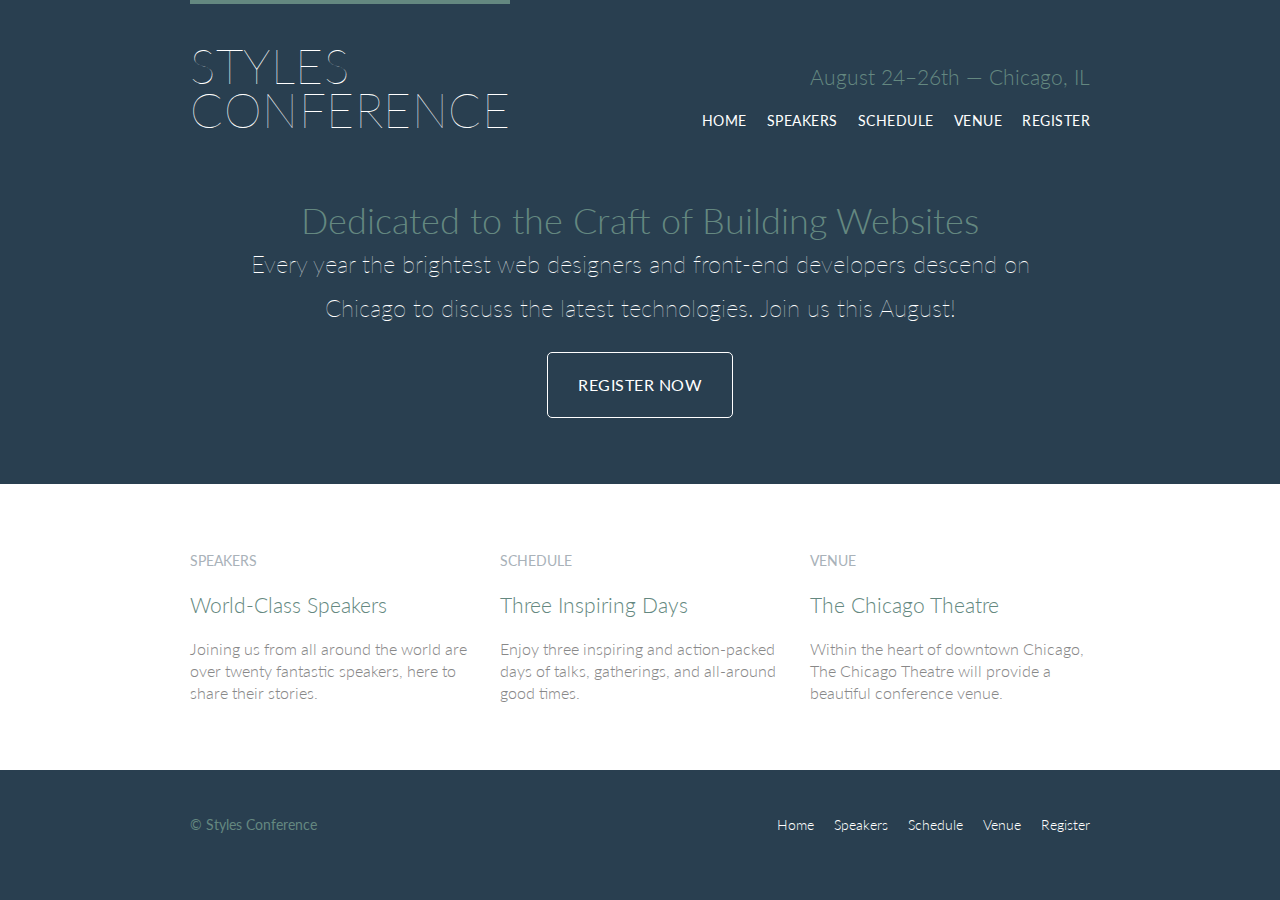
<file: styles-conference/index.html>
<!DOCTYPE html>
<html lang="en">

  <head>
    <meta charset="utf-8">
    <title>Styles Conference</title>
    <link rel="stylesheet" href="assets/stylesheets/main.css">
    <link rel="preconnect" href="https://fonts.googleapis.com">
<link rel="preconnect" href="https://fonts.gstatic.com" crossorigin>
<link href="https://fonts.googleapis.com/css2?family=Lato:wght@100;300;400&display=swap" rel="stylesheet">
  </head>

  <body>

    <!-- Header -->

    <header class="primary-header container group">

      <h1 class="logo">
        <a href="index.html">Styles <br> Conference</a>
      </h1>

      <h3 class="tagline">August 24&ndash;26th &mdash; Chicago, IL</h3>

      <nav class="nav primary-nav">
        <ul>
          <li><a href="index.html">Home</a></li><!--
          --><li><a href="speakers.html">Speakers</a></li><!--
          --><li><a href="schedule.html">Schedule</a></li><!--
          --><li><a href="venue.html">Venue</a></li><!--
          --><li><a href="register.html">Register</a></li>
        </ul>
      </nav>

    </header>

    <!-- Hero -->

    <section class="hero container">

      <h2>Dedicated to the Craft of Building Websites</h2>

      <p>Every year the brightest web designers and front-end developers descend on Chicago to discuss the latest technologies. Join us this August!</p>

      <a class="btn btn-alt" href="register.html">Register Now</a>

    </section>

    <!-- Teasers -->

    <section class="row">
      <div class="grid">

        <!-- Speakers -->

        <section class="teaser col-1-3">
          <a href="speakers.html">
            <h5>Speakers</h5>
            <h3>World-Class Speakers</h3>
          </a>
          <p>Joining us from all around the world are over twenty fantastic speakers, here to share their stories.</p>
        </section><!--

        Schedule

        --><section class="teaser col-1-3">
          <a href="schedule.html">
            <h5>Schedule</h5>
            <h3>Three Inspiring Days</h3>
          </a>
          <p>Enjoy three inspiring and action-packed days of talks, gatherings, and all-around good times.</p>
        </section><!--

        Venue

        --><section class="teaser col-1-3">
          <a href="venue.html">
            <h5>Venue</h5>
            <h3>The Chicago Theatre</h3>
          </a>
          <p>Within the heart of downtown Chicago, The Chicago Theatre will provide a beautiful conference venue.</p>
        </section>

      </div>
    </section>

    <!-- Footer -->

    <footer class="primary-footer container group">

      <small>&copy; Styles Conference</small>

      <nav class="nav">
        <ul>
          <li><a href="index.html">Home</a></li><!--
          --><li><a href="speakers.html">Speakers</a></li><!--
          --><li><a href="schedule.html">Schedule</a></li><!--
          --><li><a href="venue.html">Venue</a></li><!--
          --><li><a href="register.html">Register</a></li>
        </ul>
      </nav>

    </footer>

  </body>
</html>
</file>
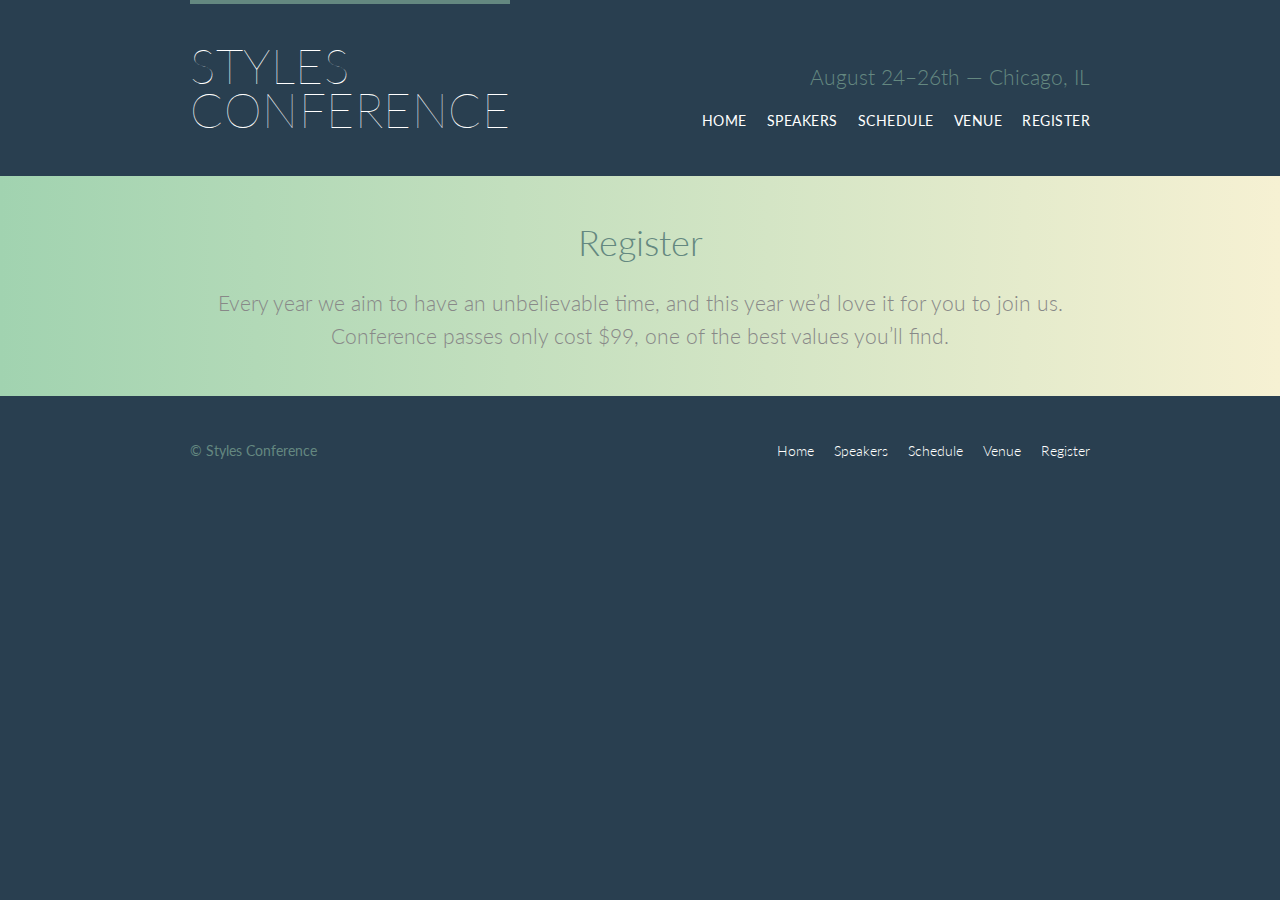
<file: styles-conference/register.html>
<!DOCTYPE html>
<html lang="en">

  <head>
    <meta charset="utf-8">
    <title>Register - Styles Conference</title>
    <link rel="stylesheet" href="assets/stylesheets/main.css">
    <link rel="preconnect" href="https://fonts.googleapis.com">
    <link rel="preconnect" href="https://fonts.gstatic.com" crossorigin>
    <link href="https://fonts.googleapis.com/css2?family=Lato:wght@100;300;400&display=swap" rel="stylesheet">
  </head>

  <body>

    <!-- Header -->

    <header class="primary-header container group">

      <h1 class="logo">
        <a href="index.html">Styles <br> Conference</a>
      </h1>

      <h3 class="tagline">August 24&ndash;26th &mdash; Chicago, IL</h3>

      <nav class="nav primary-nav">
        <ul>
          <li><a href="index.html">Home</a></li><!--
          --><li><a href="speakers.html">Speakers</a></li><!--
          --><li><a href="schedule.html">Schedule</a></li><!--
          --><li><a href="venue.html">Venue</a></li><!--
          --><li><a href="register.html">Register</a></li>
        </ul>
      </nav>

    </header>

    <!-- Lead -->

    <section class="row-alt">
      <div class="lead container">

        <h1>Register</h1>

        <p>Every year we aim to have an unbelievable time, and this year we&#8217;d love it for you to join us. Conference passes only cost $99, one of the best values you&#8217;ll find.</p>

      </div>
    </section>

    <!-- Footer -->

    <footer class="primary-footer container group">

      <small>&copy; Styles Conference</small>

      <nav class="nav">
        <ul>
          <li><a href="index.html">Home</a></li><!--
          --><li><a href="speakers.html">Speakers</a></li><!--
          --><li><a href="schedule.html">Schedule</a></li><!--
          --><li><a href="venue.html">Venue</a></li><!--
          --><li><a href="register.html">Register</a></li>
        </ul>
      </nav>

    </footer>

  </body>
</html>
</file>
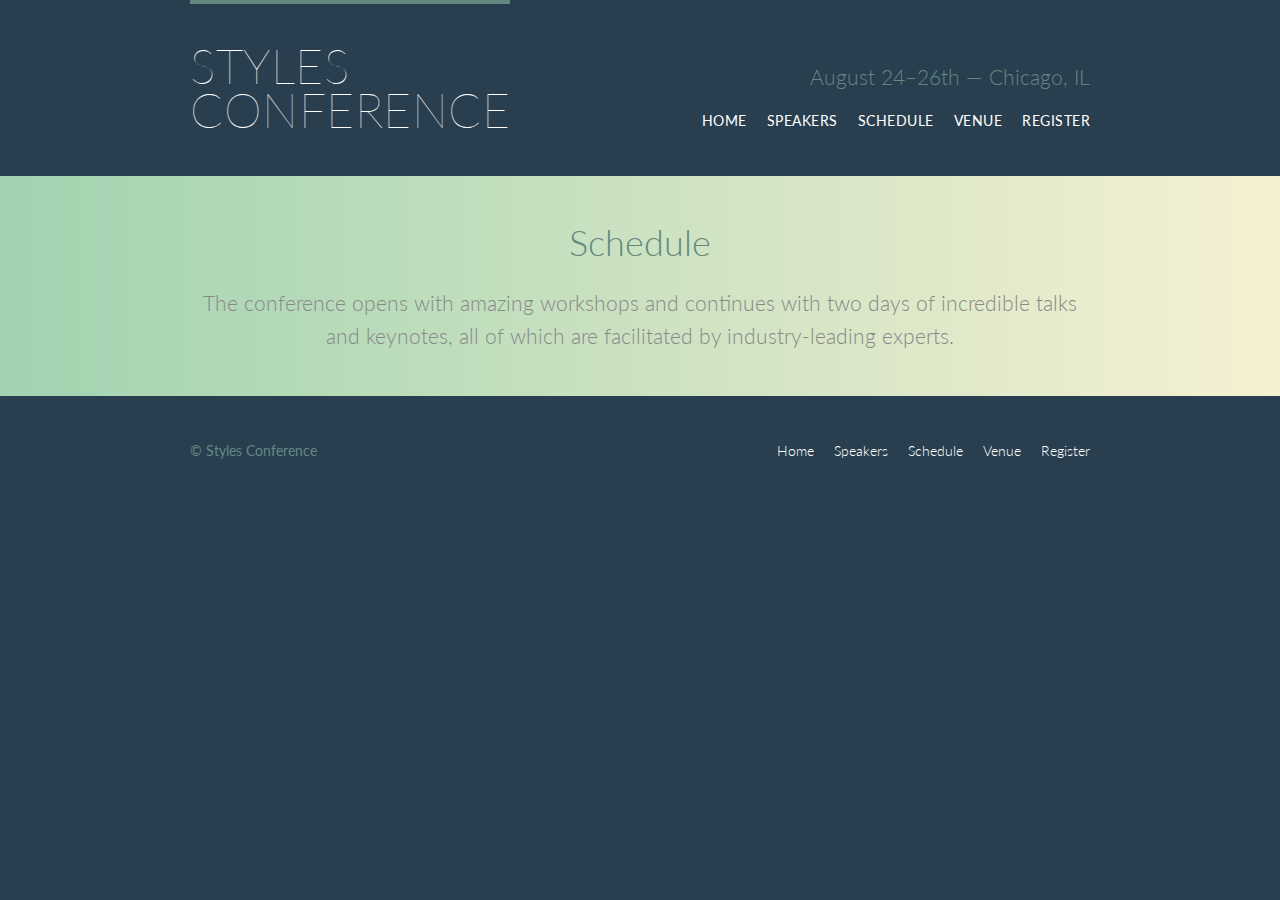
<file: styles-conference/schedule.html>
<!DOCTYPE html>
<html lang="en">

  <head>
    <meta charset="utf-8">
    <title>Schedule - Styles Conference</title>
    <link rel="stylesheet" href="assets/stylesheets/main.css">
    <link rel="preconnect" href="https://fonts.googleapis.com">
    <link rel="preconnect" href="https://fonts.gstatic.com" crossorigin>
    <link href="https://fonts.googleapis.com/css2?family=Lato:wght@100;300;400&display=swap" rel="stylesheet">
  </head>

  <body>

    <!-- Header -->

    <header class="primary-header container group">

      <h1 class="logo">
        <a href="index.html">Styles <br> Conference</a>
      </h1>

      <h3 class="tagline">August 24&ndash;26th &mdash; Chicago, IL</h3>

      <nav class="nav primary-nav">
        <ul>
          <li><a href="index.html">Home</a></li><!--
          --><li><a href="speakers.html">Speakers</a></li><!--
          --><li><a href="schedule.html">Schedule</a></li><!--
          --><li><a href="venue.html">Venue</a></li><!--
          --><li><a href="register.html">Register</a></li>
        </ul>
      </nav>

    </header>

    <!-- Lead -->

    <section class="row-alt">
      <div class="lead container">

        <h1>Schedule</h1>

        <p>The conference opens with amazing workshops and continues with two days of incredible talks and keynotes, all of which are facilitated by industry-leading experts.</p>

      </div>
    </section>

    <!-- Footer -->

    <footer class="primary-footer container group">

      <small>&copy; Styles Conference</small>

      <nav class="nav">
        <ul>
          <li><a href="index.html">Home</a></li><!--
          --><li><a href="speakers.html">Speakers</a></li><!--
          --><li><a href="schedule.html">Schedule</a></li><!--
          --><li><a href="venue.html">Venue</a></li><!--
          --><li><a href="register.html">Register</a></li>
        </ul>
      </nav>

    </footer>

  </body>
</html>
</file>
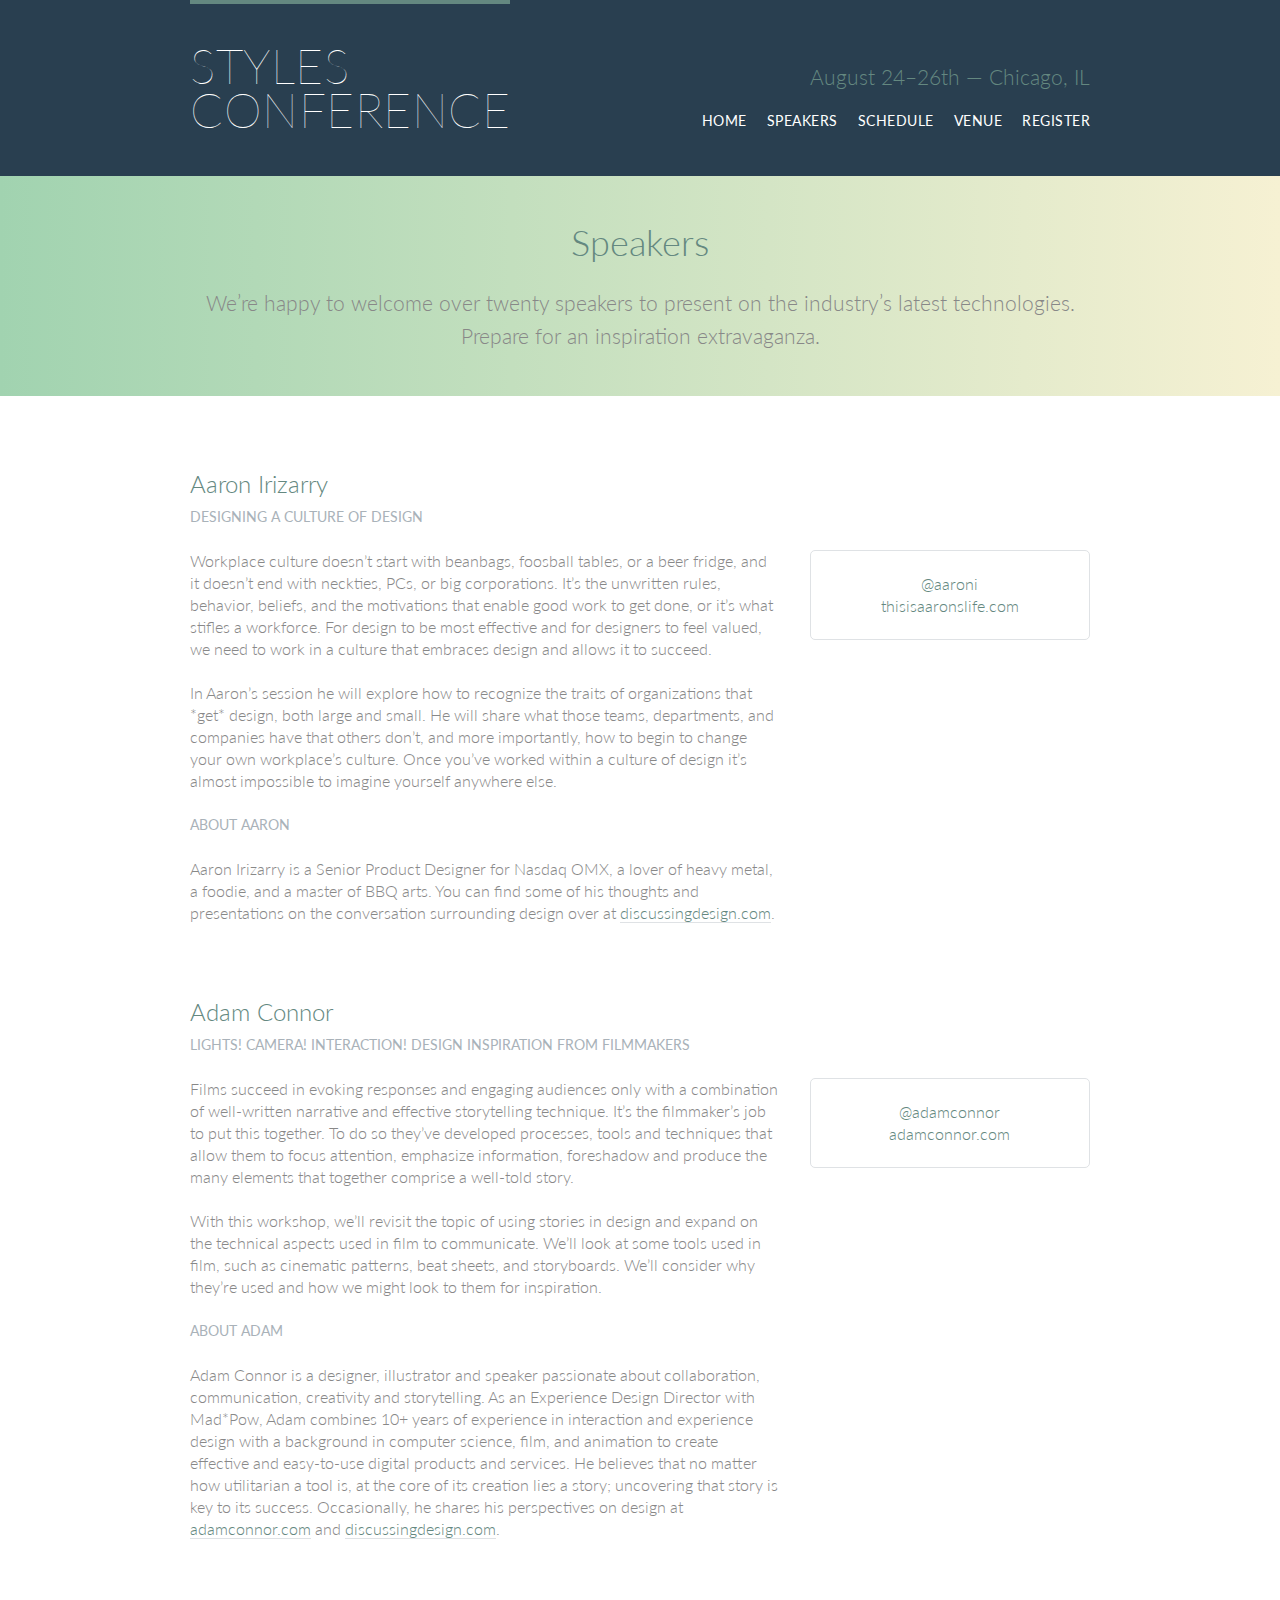
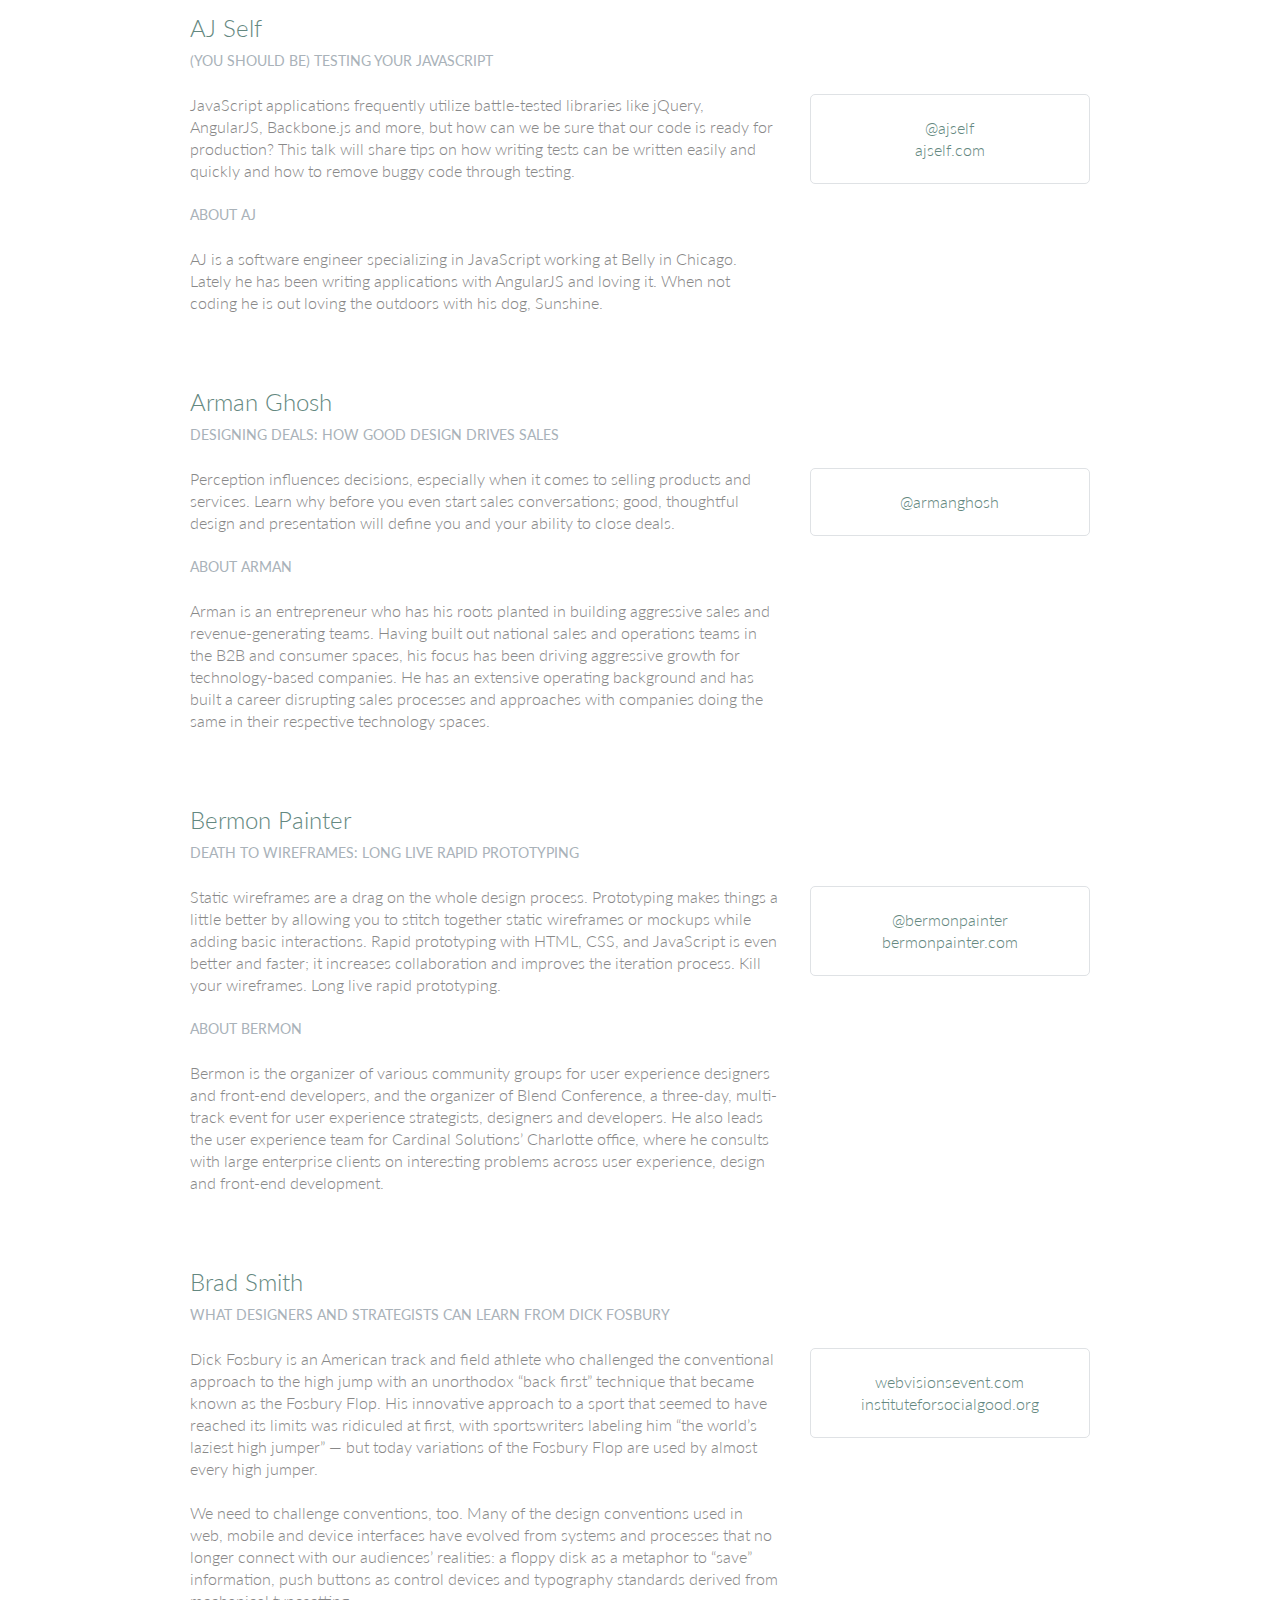
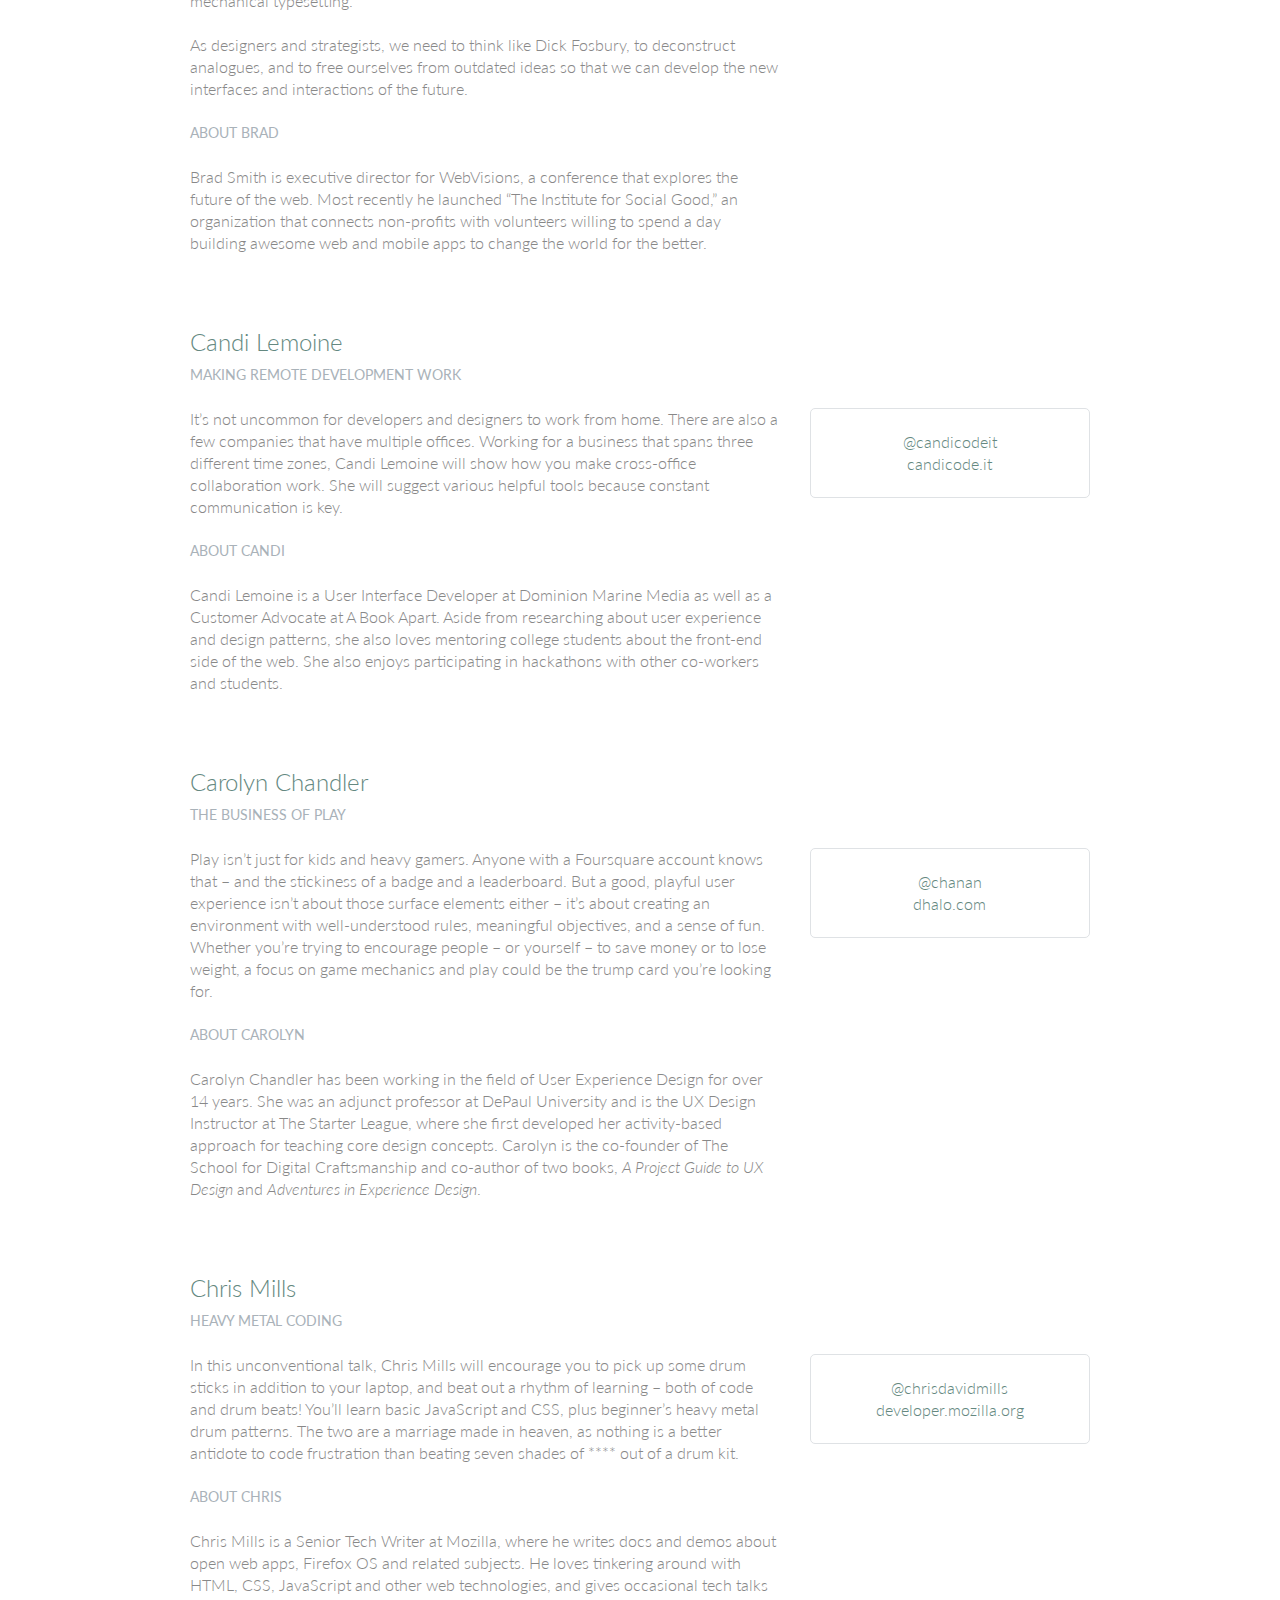
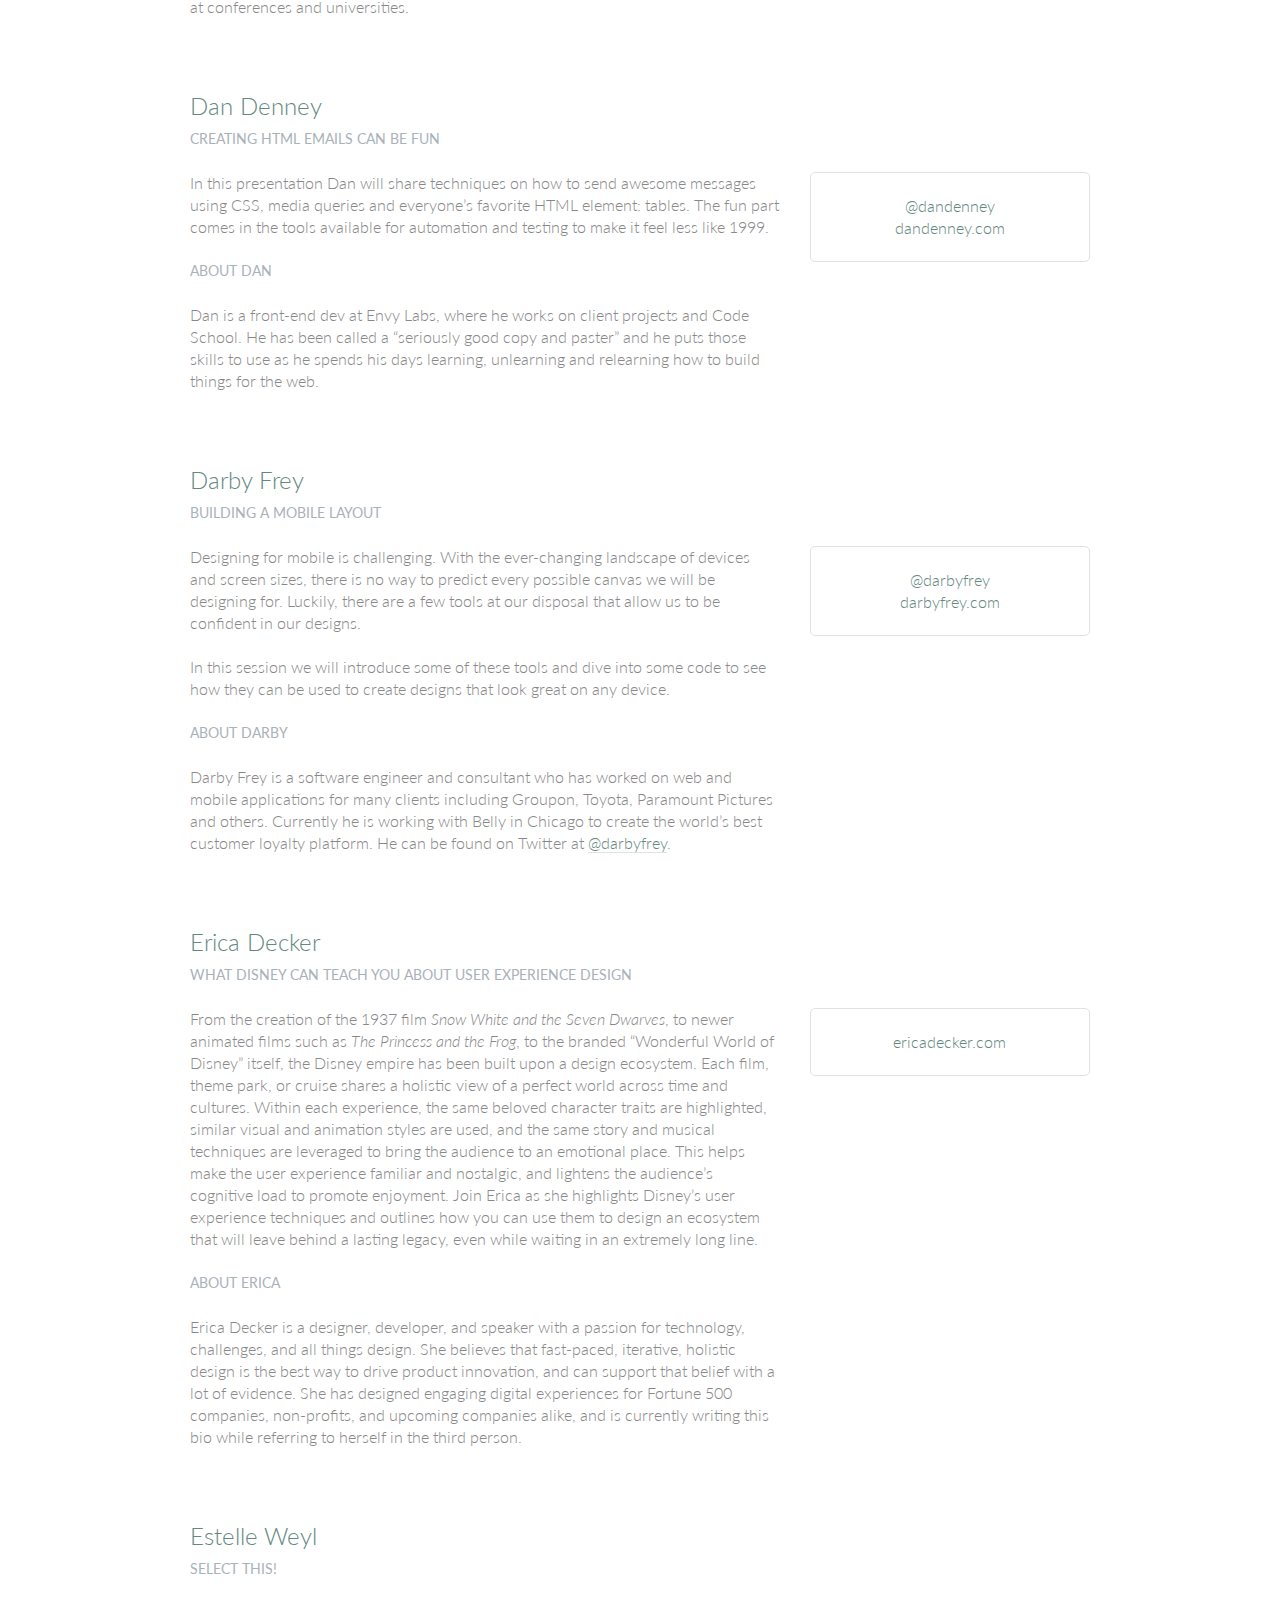
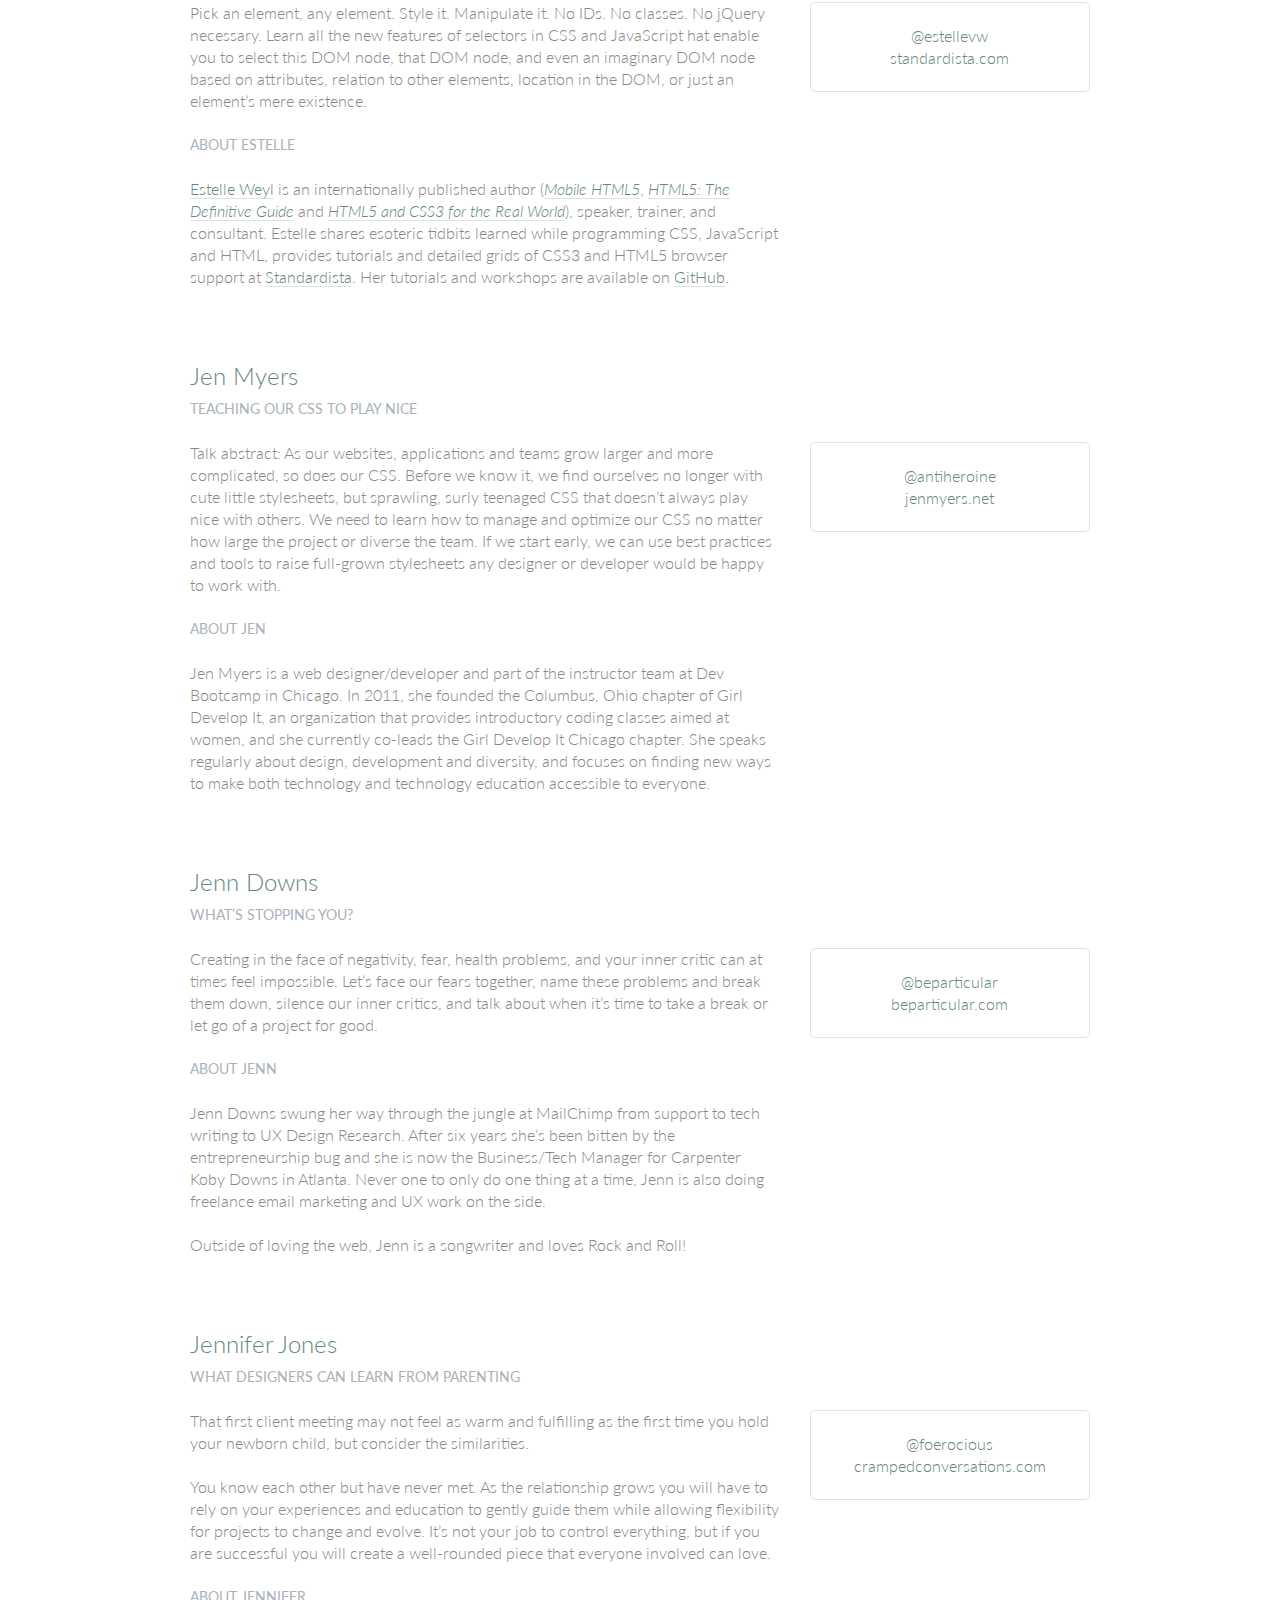
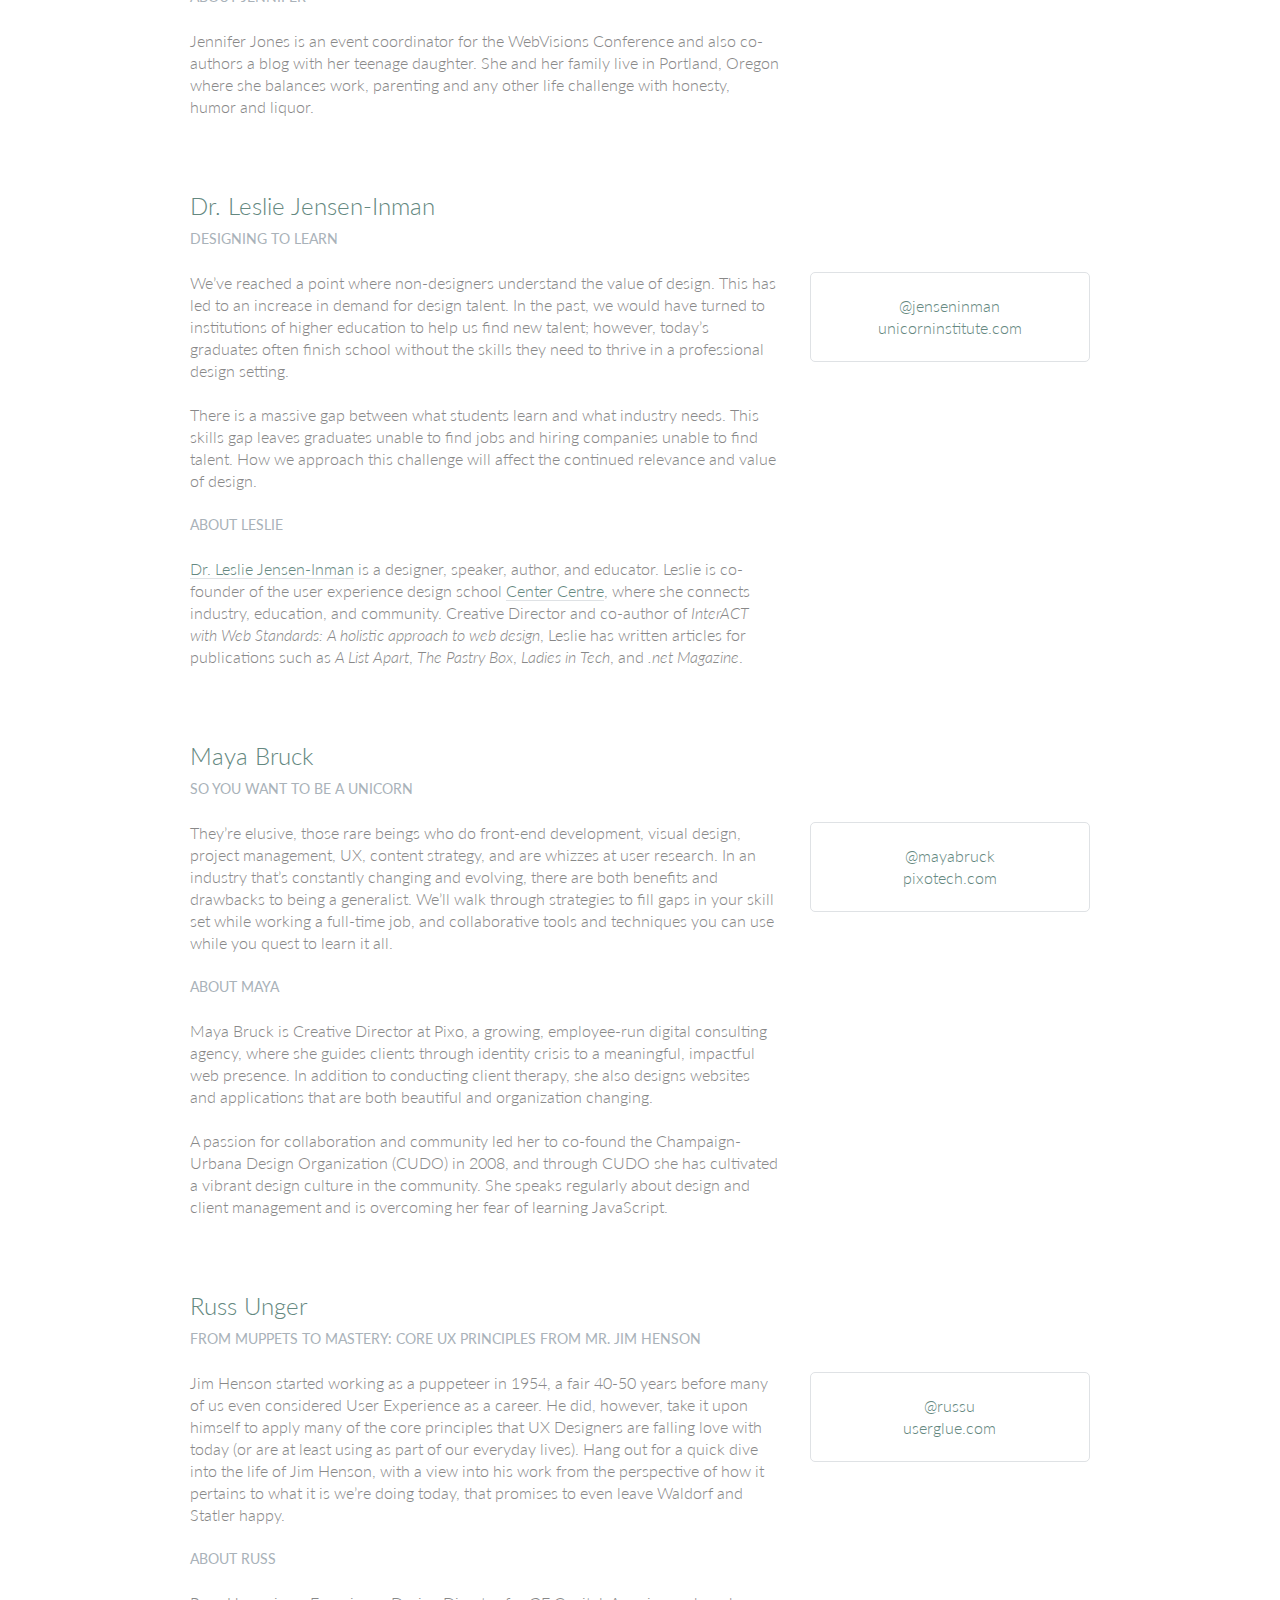
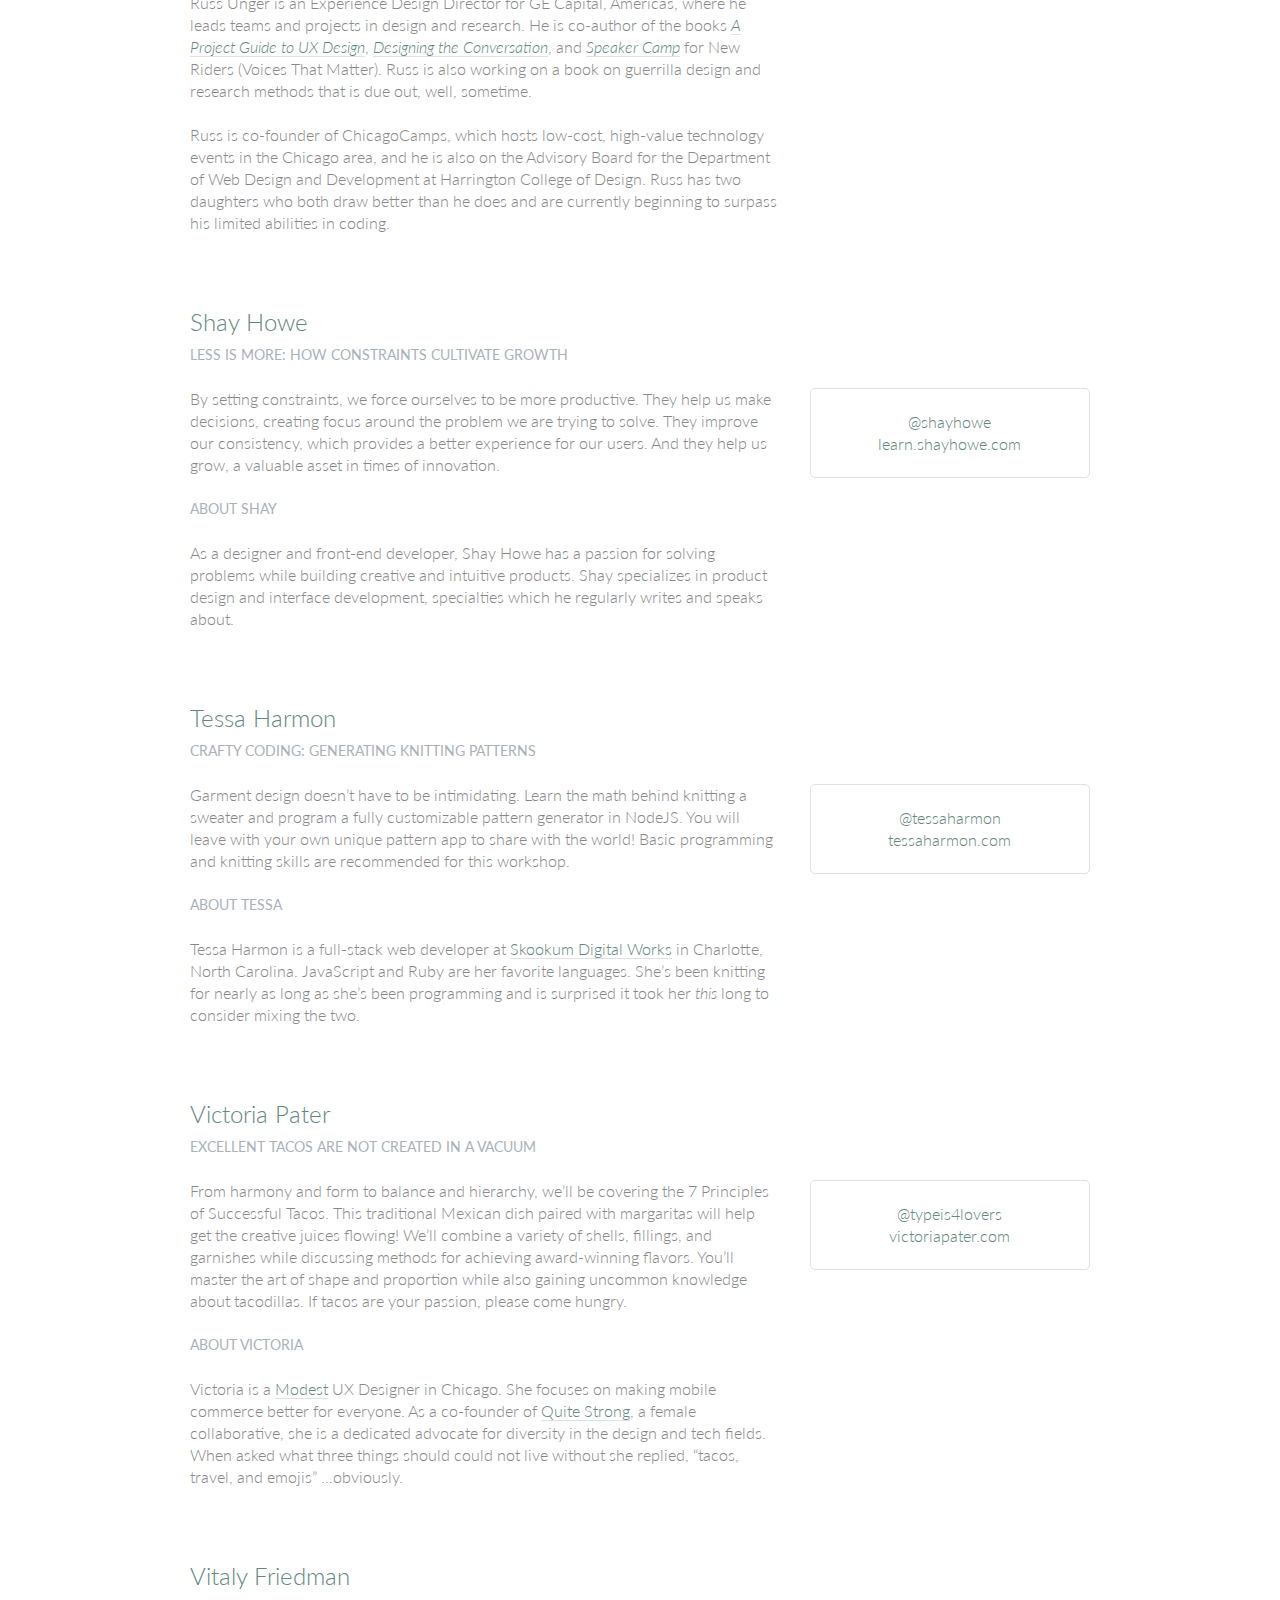
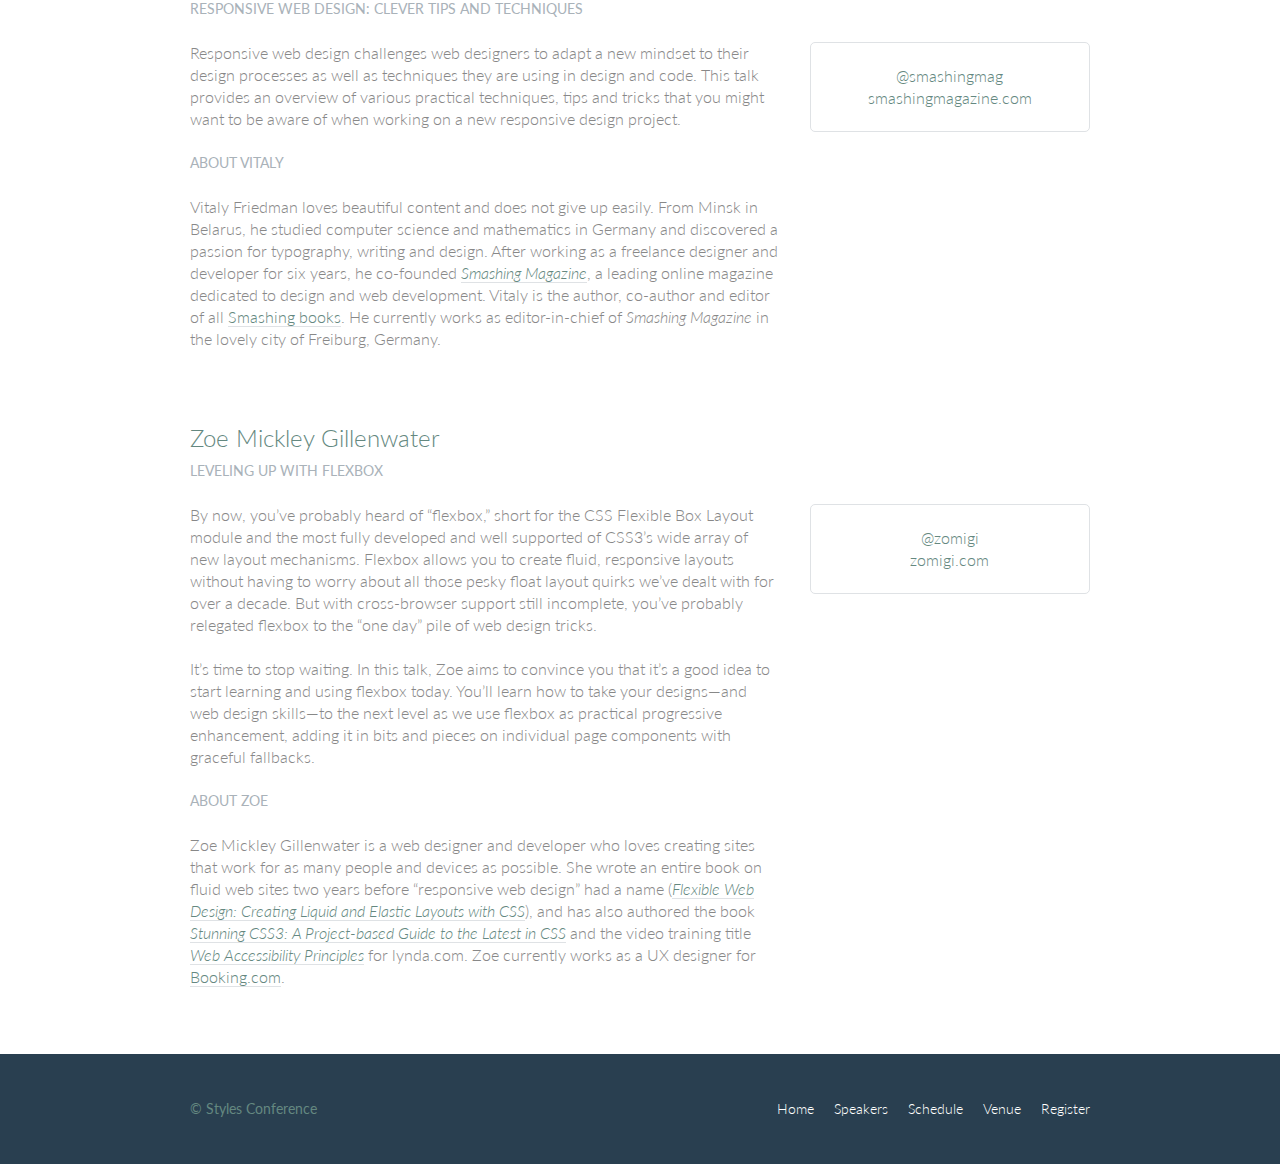
<file: styles-conference/speakers.html>
<!DOCTYPE html>
<html lang="en">

  <head>
    <meta charset="utf-8">
    <title>Speakers - Styles Conference</title>
    <link rel="stylesheet" href="assets/stylesheets/main.css">
    <link rel="preconnect" href="https://fonts.googleapis.com">
    <link rel="preconnect" href="https://fonts.gstatic.com" crossorigin>
    <link href="https://fonts.googleapis.com/css2?family=Lato:wght@100;300;400&display=swap" rel="stylesheet">
  </head>

  <body>

    <!-- Header -->

    <header class="primary-header container group">

      <h1 class="logo">
        <a href="index.html">Styles <br> Conference</a>
      </h1>

      <h3 class="tagline">August 24&ndash;26th &mdash; Chicago, IL</h3>

      <nav class="nav primary-nav">
        <ul>
          <li><a href="index.html">Home</a></li><!--
          --><li><a href="speakers.html">Speakers</a></li><!--
          --><li><a href="schedule.html">Schedule</a></li><!--
          --><li><a href="venue.html">Venue</a></li><!--
          --><li><a href="register.html">Register</a></li>
        </ul>
      </nav>

    </header>

    <!-- Lead -->

    <section class="row-alt">
      <div class="lead container">

        <h1>Speakers</h1>

        <p>We&#8217;re happy to welcome over twenty speakers to present on the industry&#8217;s latest technologies. Prepare for an inspiration extravaganza.</p>

      </div>
    </section>

    <!-- Main content -->

    <section class="row">
      <div class="grid">

        <!-- Aaron Irizarry -->

        <section class="speaker" id="aaron-irizarry">

          <div class="col-2-3">

            <h2>Aaron Irizarry</h2>
            <h5>Designing a Culture of Design</h5>

            <p>Workplace culture doesn&#8217;t start with beanbags, foosball tables, or a beer fridge, and it doesn&#8217;t end with neckties, PCs, or big corporations. It&#8217;s the unwritten rules, behavior, beliefs, and the motivations that enable good work to get done, or it&#8217;s what stifles a workforce. For design to be most effective and for designers to feel valued, we need to work in a culture that embraces design and allows it to succeed.</p>

            <p>In Aaron&#8217;s session he will explore how to recognize the traits of organizations that *get* design, both large and small. He will share what those teams, departments, and companies have that others don&#8217;t, and more importantly, how to begin to change your own workplace&#8217;s culture. Once you&#8217;ve worked within a culture of design it&#8217;s almost impossible to imagine yourself anywhere else.</p>

            <h5>About Aaron</h5>

            <p>Aaron Irizarry is a Senior Product Designer for Nasdaq OMX, a lover of heavy metal, a foodie, and a master of BBQ arts. You can find some of his thoughts and presentations on the conversation surrounding design over at <a href="http://www.discussingdesign.com/">discussingdesign.com</a>.</p>

          </div><!--

          --><aside class="col-1-3">
            <div class="speaker-info">

              <ul>
                <li><a href="https://twitter.com/aaroni">@aaroni</a></li>
                <li><a href="http://www.thisisaaronslife.com/">thisisaaronslife.com</a></li>
              </ul>

            </div>
          </aside>

        </section>

        <!-- Adam Connor -->

        <section class="speaker" id="adam-connor">

          <div class="col-2-3">

            <h2>Adam Connor</h2>
            <h5>Lights! Camera! Interaction! Design Inspiration from Filmmakers</h5>

            <p>Films succeed in evoking responses and engaging audiences only with a combination of well-written narrative and effective storytelling technique. It&#8217;s the filmmaker&#8217;s job to put this together. To do so they&#8217;ve developed processes, tools and techniques that allow them to focus attention, emphasize information, foreshadow and produce the many elements that together comprise a well-told story.</p>

            <p>With this workshop, we&#8217;ll revisit the topic of using stories in design and expand on the technical aspects used in film to communicate. We&#8217;ll look at some tools used in film, such as cinematic patterns, beat sheets, and storyboards. We&#8217;ll consider why they&#8217;re used and how we might look to them for inspiration.</p>

            <h5>About Adam</h5>

            <p>Adam Connor is a designer, illustrator and speaker passionate about collaboration, communication, creativity and storytelling. As an Experience Design Director with Mad*Pow, Adam combines 10+ years of experience in interaction and experience design with a background in computer science, film, and animation to create effective and easy-to-use digital products and services. He believes that no matter how utilitarian a tool is, at the core of its creation lies a story; uncovering that story is key to its success. Occasionally, he shares his perspectives on design at <a href="http://adamconnor.com/">adamconnor.com</a> and <a href="http://www.discussingdesign.com/">discussingdesign.com</a>.</p>

          </div><!--

          --><aside class="col-1-3">
            <div class="speaker-info">

              <ul>
                <li><a href="https://twitter.com/adamconnor">@adamconnor</a></li>
                <li><a href="http://adamconnor.com/">adamconnor.com</a></li>
              </ul>

            </div>
          </aside>

        </section>

        <!-- AJ Self -->

        <section class="speaker" id="aj-self">

          <div class="col-2-3">

            <h2>AJ Self</h2>
            <h5>(You Should Be) Testing Your JavaScript</h5>

            <p>JavaScript applications frequently utilize battle-tested libraries like jQuery, AngularJS, Backbone.js and more, but how can we be sure that our code is ready for production? This talk will share tips on how writing tests can be written easily and quickly and how to remove buggy code through testing.</p>

            <h5>About AJ</h5>

            <p>AJ is a software engineer specializing in JavaScript working at Belly in Chicago. Lately he has been writing applications with AngularJS and loving it. When not coding he is out loving the outdoors with his dog, Sunshine.</p>

          </div><!--

          --><aside class="col-1-3">
            <div class="speaker-info">

              <ul>
                <li><a href="https://twitter.com/ajself">@ajself</a></li>
                <li><a href="http://www.ajself.com/">ajself.com</a></li>
              </ul>

            </div>
          </aside>

        </section>

        <!-- Arman Ghosh -->

        <section class="speaker" id="arman-ghosh">

          <div class="col-2-3">

            <h2>Arman Ghosh</h2>
            <h5>Designing Deals: How Good Design Drives Sales</h5>

            <p>Perception influences decisions, especially when it comes to selling products and services. Learn why before you even start sales conversations; good, thoughtful design and presentation will define you and your ability to close deals.</p>

            <h5>About Arman</h5>

            <p>Arman is an entrepreneur who has his roots planted in building aggressive sales and revenue-generating teams. Having built out national sales and operations teams in the B2B and consumer spaces, his focus has been driving aggressive growth for technology-based companies. He has an extensive operating background and has built a career disrupting sales processes and approaches with companies doing the same in their respective technology spaces.</p>

          </div><!--

          --><aside class="col-1-3">
            <div class="speaker-info">

              <ul>
                <li><a href="https://twitter.com/armanghosh">@armanghosh</a></li>
              </ul>

            </div>
          </aside>

        </section>

        <!-- Bermon Painter -->

        <section class="speaker" id="bermon-painter">

          <div class="col-2-3">

            <h2>Bermon Painter</h2>
            <h5>Death to Wireframes: Long Live Rapid Prototyping</h5>

            <p>Static wireframes are a drag on the whole design process. Prototyping makes things a little better by allowing you to stitch together static wireframes or mockups while adding basic interactions. Rapid prototyping with HTML, CSS, and JavaScript is even better and faster; it increases collaboration and improves the iteration process. Kill your wireframes. Long live rapid prototyping.</p>

            <h5>About Bermon</h5>

            <p>Bermon is the organizer of various community groups for user experience designers and front-end developers, and the organizer of Blend Conference, a three-day, multi-track event for user experience strategists, designers and developers. He also leads the user experience team for Cardinal Solutions&#8217; Charlotte office, where he consults with large enterprise clients on interesting problems across user experience, design and front-end development.</p>

          </div><!--

          --><aside class="col-1-3">
            <div class="speaker-info">

              <ul>
                <li><a href="https://twitter.com/bermonpainter">@bermonpainter</a></li>
                <li><a href="http://bermonpainter.com/">bermonpainter.com</a></li>
              </ul>

            </div>
          </aside>

        </section>

        <!-- Brad Smith -->

        <section class="speaker" id="brad-smith">

          <div class="col-2-3">

            <h2>Brad Smith</h2>
            <h5>What Designers and Strategists Can Learn from Dick Fosbury</h5>

            <p>Dick Fosbury is an American track and field athlete who challenged the conventional approach to the high jump with an unorthodox &#8220;back first&#8221; technique that became known as the Fosbury Flop. His innovative approach to a sport that seemed to have reached its limits was ridiculed at first, with sportswriters labeling him &#8220;the world&#8217;s laziest high jumper&#8221; &#8212; but today variations of the Fosbury Flop are used by almost every high jumper.</p>

            <p>We need to challenge conventions, too. Many of the design conventions used in web, mobile and device interfaces have evolved from systems and processes that no longer connect with our audiences&#8217; realities: a floppy disk as a metaphor to &#8220;save&#8221; information, push buttons as control devices and typography standards derived from mechanical typesetting.</p>

            <p>As designers and strategists, we need to think like Dick Fosbury, to deconstruct analogues, and to free ourselves from outdated ideas so that we can develop the new interfaces and interactions of the future.</p>

            <h5>About Brad</h5>

            <p>Brad Smith is executive director for WebVisions, a conference that explores the future of the web. Most recently he launched &#8220;The Institute for Social Good,&#8221; an organization that connects non-profits with volunteers willing to spend a day building awesome web and mobile apps to change the world for the better.</p>

          </div><!--

          --><aside class="col-1-3">
            <div class="speaker-info">

              <ul>
                <li><a href="http://www.webvisionsevent.com/">webvisionsevent.com</a></li>
                <li><a href="http://www.instituteforsocialgood.org/">instituteforsocialgood.org</a></li>
              </ul>

            </div>
          </aside>

        </section>

        <!-- Candi Lemoine -->

        <section class="speaker" id="candi-lemoine">

          <div class="col-2-3">

            <h2>Candi Lemoine</h2>
            <h5>Making Remote Development Work</h5>

            <p>It&#8217;s not uncommon for developers and designers to work from home. There are also a few companies that have multiple offices. Working for a business that spans three different time zones, Candi Lemoine will show how you make cross-office collaboration work. She will suggest various helpful tools because constant communication is key.</p>

            <h5>About Candi</h5>

            <p>Candi Lemoine is a User Interface Developer at Dominion Marine Media as well as a Customer Advocate at A Book Apart. Aside from researching about user experience and design patterns, she also loves mentoring college students about the front-end side of the web. She also enjoys participating in hackathons with other co-workers and students.</p>

          </div><!--

          --><aside class="col-1-3">
            <div class="speaker-info">

              <ul>
                <li><a href="https://twitter.com/candicodeit">@candicodeit</a></li>
                <li><a href="http://candicode.it/">candicode.it</a></li>
              </ul>

            </div>
          </aside>

        </section>

        <!-- Carolyn Chandler -->

        <section class="speaker" id="carolyn-chandler">

          <div class="col-2-3">

            <h2>Carolyn Chandler</h2>
            <h5>The Business of Play</h5>

            <p>Play isn&#8217;t just for kids and heavy gamers. Anyone with a Foursquare account knows that &#8211; and the stickiness of a badge and a leaderboard. But a good, playful user experience isn&#8217;t about those surface elements either &#8211; it&#8217;s about creating an environment with well-understood rules, meaningful objectives, and a sense of fun. Whether you&#8217;re trying to encourage people &#8211; or yourself &#8211; to save money or to lose weight, a focus on game mechanics and play could be the trump card you&#8217;re looking for.</p>

            <h5>About Carolyn</h5>

            <p>Carolyn Chandler has been working in the field of User Experience Design for over 14 years. She was an adjunct professor at DePaul University and is the UX Design Instructor at The Starter League, where she first developed her activity-based approach for teaching core design concepts. Carolyn is the co-founder of The School for Digital Craftsmanship and co-author of two books, <cite>A Project Guide to UX Design</cite> and <cite>Adventures in Experience Design</cite>.</p>

          </div><!--

          --><aside class="col-1-3">
            <div class="speaker-info">

              <ul>
                <li><a href="https://twitter.com/chanan">@chanan</a></li>
                <li><a href="http://www.dhalo.com/">dhalo.com</a></li>
              </ul>

            </div>
          </aside>

        </section>

        <!-- Chris Mills -->

        <section class="speaker" id="chris-mills">

          <div class="col-2-3">

            <h2>Chris Mills</h2>
            <h5>Heavy Metal Coding</h5>

            <p>In this unconventional talk, Chris Mills will encourage you to pick up some drum sticks in addition to your laptop, and beat out a rhythm of learning &#8211; both of code and drum beats! You&#8217;ll learn basic JavaScript and CSS, plus beginner&#8217;s heavy metal drum patterns. The two are a marriage made in heaven, as nothing is a better antidote to code frustration than beating seven shades of **** out of a drum kit.</p>

            <h5>About Chris</h5>

            <p>Chris Mills is a Senior Tech Writer at Mozilla, where he writes docs and demos about open web apps, Firefox OS and related subjects. He loves tinkering around with HTML, CSS, JavaScript and other web technologies, and gives occasional tech talks at conferences and universities.</p>

          </div><!--

          --><aside class="col-1-3">
            <div class="speaker-info">

              <ul>
                <li><a href="https://twitter.com/chrisdavidmills">@chrisdavidmills</a></li>
                <li><a href="https://developer.mozilla.org/">developer.mozilla.org</a></li>
              </ul>

            </div>
          </aside>

        </section>

        <!-- Dan Denney -->

        <section class="speaker" id="dan-denney">

          <div class="col-2-3">

            <h2>Dan Denney</h2>
            <h5>Creating HTML Emails Can Be Fun</h5>

            <p>In this presentation Dan will share techniques on how to send awesome messages using CSS, media queries and everyone&#8217;s favorite HTML element: tables. The fun part comes in the tools available for automation and testing to make it feel less like 1999.</p>

            <h5>About Dan</h5>

            <p>Dan is a front-end dev at Envy Labs, where he works on client projects and Code School. He has been called a &#8220;seriously good copy and paster&#8221; and he puts those skills to use as he spends his days learning, unlearning and relearning how to build things for the web.</p>

          </div><!--

          --><aside class="col-1-3">
            <div class="speaker-info">

              <ul>
                <li><a href="https://twitter.com/dandenney">@dandenney</a></li>
                <li><a href="http://dandenney.com/">dandenney.com</a></li>
              </ul>

            </div>
          </aside>

        </section>

        <!-- Darby Frey -->

        <section class="speaker" id="darby-frey">

          <div class="col-2-3">

            <h2>Darby Frey</h2>
            <h5>Building a Mobile Layout</h5>

            <p>Designing for mobile is challenging. With the ever-changing landscape of devices and screen sizes, there is no way to predict every possible canvas we will be designing for. Luckily, there are a few tools at our disposal that allow us to be confident in our designs.</p>

            <p>In this session we will introduce some of these tools and dive into some code to see how they can be used to create designs that look great on any device.</p>

            <h5>About Darby</h5>

            <p>Darby Frey is a software engineer and consultant who has worked on web and mobile applications for many clients including Groupon, Toyota, Paramount Pictures and others. Currently he is working with Belly in Chicago to create the world&#8217;s best customer loyalty platform. He can be found on Twitter at <a href="https://twitter.com/darbyfrey">@darbyfrey</a>.</p>

          </div><!--

          --><aside class="col-1-3">
            <div class="speaker-info">

              <ul>
                <li><a href="https://twitter.com/darbyfrey">@darbyfrey</a></li>
                <li><a href="http://darbyfrey.com/">darbyfrey.com</a></li>
              </ul>

            </div>
          </aside>

        </section>

        <!-- Erica Decker -->

        <section class="speaker" id="erica-decker">

          <div class="col-2-3">

            <h2>Erica Decker</h2>
            <h5>What Disney Can Teach You about User Experience Design</h5>

            <p>From the creation of the 1937 film <cite>Snow White and the Seven Dwarves</cite>, to newer animated films such as <cite>The Princess and the Frog</cite>, to the branded &#8220;Wonderful World of Disney&#8221; itself, the Disney empire has been built upon a design ecosystem. Each film, theme park, or cruise shares a holistic view of a perfect world across time and cultures. Within each experience, the same beloved character traits are highlighted, similar visual and animation styles are used, and the same story and musical techniques are leveraged to bring the audience to an emotional place. This helps make the user experience familiar and nostalgic, and lightens the audience&#8217;s cognitive load to promote enjoyment. Join Erica as she highlights Disney&#8217;s user experience techniques and outlines how you can use them to design an ecosystem that will leave behind a lasting legacy, even while waiting in an extremely long line.</p>

            <h5>About Erica</h5>

            <p>Erica Decker is a designer, developer, and speaker with a passion for technology, challenges, and all things design. She believes that fast-paced, iterative, holistic design is the best way to drive product innovation, and can support that belief with a lot of evidence. She has designed engaging digital experiences for Fortune 500 companies, non-profits, and upcoming companies alike, and is currently writing this bio while referring to herself in the third person.</p>

          </div><!--

          --><aside class="col-1-3">
            <div class="speaker-info">

              <ul>
                <li><a href="http://ericadecker.com/">ericadecker.com</a></li>
              </ul>

            </div>
          </aside>

        </section>

        <!-- Estelle Weyl -->

        <section class="speaker" id="estelle-weyl">

          <div class="col-2-3">

            <h2>Estelle Weyl</h2>
            <h5>Select This!</h5>

            <p>Pick an element, any element. Style it. Manipulate it. No IDs. No classes. No jQuery necessary. Learn all the new features of selectors in CSS and JavaScript hat enable you to select this DOM node, that DOM node, and even an imaginary DOM node based on attributes, relation to other elements, location in the DOM, or just an element&#8217;s mere existence.</p>

            <h5>About Estelle</h5>

            <p><a href="https://twitter.com/estellevw">Estelle Weyl</a> is an internationally published author (<cite><a href="http://shop.oreilly.com/product/0636920021711.do">Mobile HTML5</a></cite>, <cite><a href="http://shop.oreilly.com/product/0636920018063.do">HTML5: The Definitive Guide</a></cite> and <cite><a href="http://shop.oreilly.com/product/9780980846904.do">HTML5 and CSS3 for the Real World</a></cite>), speaker, trainer, and consultant. Estelle shares esoteric tidbits learned while programming CSS, JavaScript and HTML, provides tutorials and detailed grids of CSS3 and HTML5 browser support at <a href="http://www.standardista.com/">Standardista</a>. Her tutorials and workshops are available on <a href="http://estelle.github.io/">GitHub</a>.</p>

          </div><!--

          --><aside class="col-1-3">
            <div class="speaker-info">

              <ul>
                <li><a href="https://twitter.com/estellevw">@estellevw</a></li>
                <li><a href="http://standardista.com/">standardista.com</a></li>
              </ul>

            </div>
          </aside>

        </section>

        <!-- Jen Myers -->

        <section class="speaker" id="jen-myers">

          <div class="col-2-3">

            <h2>Jen Myers</h2>
            <h5>Teaching Our CSS to Play Nice</h5>

            <p>Talk abstract: As our websites, applications and teams grow larger and more complicated, so does our CSS. Before we know it, we find ourselves no longer with cute little stylesheets, but sprawling, surly teenaged CSS that doesn&#8217;t always play nice with others. We need to learn how to manage and optimize our CSS no matter how large the project or diverse the team. If we start early, we can use best practices and tools to raise full-grown stylesheets any designer or developer would be happy to work with.</p>

            <h5>About Jen</h5>

            <p>Jen Myers is a web designer/developer and part of the instructor team at Dev Bootcamp in Chicago. In 2011, she founded the Columbus, Ohio chapter of Girl Develop It, an organization that provides introductory coding classes aimed at women, and she currently co-leads the Girl Develop It Chicago chapter. She speaks regularly about design, development and diversity, and focuses on finding new ways to make both technology and technology education accessible to everyone.</p>

          </div><!--

          --><aside class="col-1-3">
            <div class="speaker-info">

              <ul>
                <li><a href="https://twitter.com/antiheroine">@antiheroine</a></li>
                <li><a href="http://jenmyers.net/">jenmyers.net</a></li>
              </ul>

            </div>
          </aside>

        </section>

        <!-- Jenn Downs -->

        <section class="speaker" id="jenn-downs">

          <div class="col-2-3">

            <h2>Jenn Downs</h2>
            <h5>What&#8217;s Stopping You?</h5>

            <p>Creating in the face of negativity, fear, health problems, and your inner critic can at times feel impossible. Let&#8217;s face our fears together, name these problems and break them down, silence our inner critics, and talk about when it&#8217;s time to take a break or let go of a project for good.</p>

            <h5>About Jenn</h5>

            <p>Jenn Downs swung her way through the jungle at MailChimp from support to tech writing to UX Design Research. After six years she&#8217;s been bitten by the entrepreneurship bug and she is now the Business/Tech Manager for Carpenter Koby Downs in Atlanta. Never one to only do one thing at a time, Jenn is also doing freelance email marketing and UX work on the side.</p>

            <p>Outside of loving the web, Jenn is a songwriter and loves Rock and Roll!</p>

          </div><!--

          --><aside class="col-1-3">
            <div class="speaker-info">

              <ul>
                <li><a href="https://twitter.com/beparticular">@beparticular</a></li>
                <li><a href="http://beparticular.com/">beparticular.com</a></li>
              </ul>

            </div>
          </aside>

        </section>

        <!-- Jennifer Jones -->

        <section class="speaker" id="jennifer-jones">

          <div class="col-2-3">

            <h2>Jennifer Jones</h2>
            <h5>What Designers Can Learn from Parenting</h5>

            <p>That first client meeting may not feel as warm and fulfilling as the first time you hold your newborn child, but consider the similarities.</p>

            <p>You know each other but have never met. As the relationship grows you will have to rely on your experiences and education to gently guide them while allowing flexibility for projects to change and evolve. It&#8217;s not your job to control everything, but if you are successful you will create a well-rounded piece that everyone involved can love.</p>

            <h5>About Jennifer</h5>

            <p>Jennifer Jones is an event coordinator for the WebVisions Conference and also co-authors a blog with her teenage daughter. She and her family live in Portland, Oregon where she balances work, parenting and any other life challenge with honesty, humor and liquor.</p>

          </div><!--

          --><aside class="col-1-3">
            <div class="speaker-info">

              <ul>
                <li><a href="https://twitter.com/Foerocious">@foerocious</a></li>
                <li><a href="http://crampedconversations.com/">crampedconversations.com</a></li>
              </ul>

            </div>
          </aside>

        </section>

        <!-- Leslie Jensen-Inman -->

        <section class="speaker" id="leslie-jensen-inman">

          <div class="col-2-3">

            <h2>Dr. Leslie Jensen-Inman</h2>
            <h5>Designing to Learn</h5>

            <p>We&#8217;ve reached a point where non-designers understand the value of design. This has led to an increase in demand for design talent. In the past, we would have turned to institutions of higher education to help us find new talent; however, today&#8217;s graduates often finish school without the skills they need to thrive in a professional design setting.</p>

            <p>There is a massive gap between what students learn and what industry needs. This skills gap leaves graduates unable to find jobs and hiring companies unable to find talent. How we approach this challenge will affect the continued relevance and value of design.</p>

            <h5>About Leslie</h5>

            <p><a href="http://www.jenseninman.com">Dr. Leslie Jensen-Inman</a> is a designer, speaker, author, and educator. Leslie is co-founder of the user experience design school <a href="http://www.centercentre.com">Center Centre</a>, where she connects industry, education, and community. Creative Director and co-author of <cite>InterACT with Web Standards: A holistic approach to web design</cite>, Leslie has written articles for publications such as <cite>A List Apart</cite>, <cite>The Pastry Box</cite>, <cite>Ladies in Tech</cite>, and <cite>.net Magazine</cite>.</p>

          </div><!--

          --><aside class="col-1-3">
            <div class="speaker-info">

              <ul>
                <li><a href="https://twitter.com/jenseninman">@jenseninman</a></li>
                <li><a href="http://unicorninstitute.com/">unicorninstitute.com</a></li>
              </ul>

            </div>
          </aside>

        </section>

        <!-- Maya Bruck -->

        <section class="speaker" id="maya-bruck">

          <div class="col-2-3">

            <h2>Maya Bruck</h2>
            <h5>So You Want to Be a Unicorn</h5>

            <p>They&#8217;re elusive, those rare beings who do front-end development, visual design, project management, UX, content strategy, and are whizzes at user research. In an industry that&#8217;s constantly changing and evolving, there are both benefits and drawbacks to being a generalist. We&#8217;ll walk through strategies to fill gaps in your skill set while working a full-time job, and collaborative tools and techniques you can use while you quest to learn it all.</p>

            <h5>About Maya</h5>

            <p>Maya Bruck is Creative Director at Pixo, a growing, employee-run digital consulting agency, where she guides clients through identity crisis to a meaningful, impactful web presence. In addition to conducting client therapy, she also designs websites and applications that are both beautiful and organization changing.</p>

            <p>A passion for collaboration and community led her to co-found the Champaign-Urbana Design Organization (CUDO) in 2008, and through CUDO she has cultivated a vibrant design culture in the community. She speaks regularly about design and client management and is overcoming her fear of learning JavaScript.</p>

          </div><!--

          --><aside class="col-1-3">
            <div class="speaker-info">

              <ul>
                <li><a href="https://twitter.com/mayabruck">@mayabruck</a></li>
                <li><a href="http://pixotech.com/">pixotech.com</a></li>
              </ul>

            </div>
          </aside>

        </section>

        <!-- Russ Unger -->

        <section class="speaker" id="russ-unger">

          <div class="col-2-3">

            <h2>Russ Unger</h2>
            <h5>From Muppets to Mastery: Core UX Principles from Mr. Jim Henson</h5>

            <p>Jim Henson started working as a puppeteer in 1954, a fair 40-50 years before many of us even considered User Experience as a career. He did, however, take it upon himself to apply many of the core principles that UX Designers are falling love with today (or are at least using as part of our everyday lives). Hang out for a quick dive into the life of Jim Henson, with a view into his work from the perspective of how it pertains to what it is we&#8217;re doing today, that promises to even leave Waldorf and Statler happy.</p>

            <h5>About Russ</h5>

            <p>Russ Unger is an Experience Design Director for GE Capital, Americas, where he leads teams and projects in design and research. He is co-author of the books <cite><a href="http://projectuxd.com/">A Project Guide to UX Design</a></cite>, <cite><a href="http://www.designingtheconversation.com/">Designing the Conversation</a></cite>, and <cite><a href="http://speakercampbook.com/">Speaker Camp</a></cite> for New Riders (Voices That Matter). Russ is also working on a book on guerrilla design and research methods that is due out, well, sometime.</p>

            <p>Russ is co-founder of ChicagoCamps, which hosts low-cost, high-value technology events in the Chicago area, and he is also on the Advisory Board for the Department of Web Design and Development at Harrington College of Design. Russ has two daughters who both draw better than he does and are currently beginning to surpass his limited abilities in coding.</p>

          </div><!--

          --><aside class="col-1-3">
            <div class="speaker-info">

              <ul>
                <li><a href="https://twitter.com/russu">@russu</a></li>
                <li><a href="http://www.userglue.com/">userglue.com</a></li>
              </ul>

            </div>
          </aside>

        </section>

        <!-- Shay Howe -->

        <section class="speaker" id="shay-howe">

          <div class="col-2-3">

            <h2>Shay Howe</h2>
            <h5>Less Is More: How Constraints Cultivate Growth</h5>

            <p>By setting constraints, we force ourselves to be more productive. They help us make decisions, creating focus around the problem we are trying to solve. They improve our consistency, which provides a better experience for our users. And they help us grow, a valuable asset in times of innovation.</p>

            <h5>About Shay</h5>

            <p>As a designer and front-end developer, Shay Howe has a passion for solving problems while building creative and intuitive products. Shay specializes in product design and interface development, specialties which he regularly writes and speaks about.</p>

          </div><!--

          --><aside class="col-1-3">
            <div class="speaker-info">

              <ul>
                <li><a href="https://twitter.com/shayhowe">@shayhowe</a></li>
                <li><a href="http://learn.shayhowe.com/">learn.shayhowe.com</a></li>
              </ul>

            </div>
          </aside>

        </section>

        <!-- Tessa Harmon -->

        <section class="speaker" id="tessa-harmon">

          <div class="col-2-3">

            <h2>Tessa Harmon</h2>
            <h5>Crafty Coding: Generating Knitting Patterns</h5>

            <p>Garment design doesn&#8217;t have to be intimidating. Learn the math behind knitting a sweater and program a fully customizable pattern generator in NodeJS. You will leave with your own unique pattern app to share with the world! Basic programming and knitting skills are recommended for this workshop.</p>

            <h5>About Tessa</h5>

            <p>Tessa Harmon is a full-stack web developer at <a href="http://www.skookum.com/">Skookum Digital Works</a> in Charlotte, North Carolina. JavaScript and Ruby are her favorite languages. She&#8217;s been knitting for nearly as long as she&#8217;s been programming and is surprised it took her <em>this</em> long to consider mixing the two.</p>

          </div><!--

          --><aside class="col-1-3">
            <div class="speaker-info">

              <ul>
                <li><a href="https://twitter.com/tessaharmon">@tessaharmon</a></li>
                <li><a href="http://tessaharmon.com/">tessaharmon.com</a></li>
              </ul>

            </div>
          </aside>

        </section>

        <!-- Victoria Pater -->

        <section class="speaker" id="victoria-pater">

          <div class="col-2-3">

            <h2>Victoria Pater</h2>
            <h5>Excellent Tacos Are Not Created in a Vacuum</h5>

            <p>From harmony and form to balance and hierarchy, we&#8217;ll be covering the 7 Principles of Successful Tacos. This traditional Mexican dish paired with margaritas will help get the creative juices flowing! We&#8217;ll combine a variety of shells, fillings, and garnishes while discussing methods for achieving award-winning flavors. You&#8217;ll master the art of shape and proportion while also gaining uncommon knowledge about tacodillas. If tacos are your passion, please come hungry.</p>

            <h5>About Victoria</h5>

            <p>Victoria is a <a href="http://www.modest.com/">Modest</a> UX Designer in Chicago. She focuses on making mobile commerce better for everyone. As a co-founder of <a href="http://quitestrong.com/">Quite Strong</a>, a female collaborative, she is a dedicated advocate for diversity in the design and tech fields. When asked what three things should could not live without she replied, &#8220;tacos, travel, and emojis&#8221; &#8230;obviously.</p>

          </div><!--

          --><aside class="col-1-3">
            <div class="speaker-info">

              <ul>
                <li><a href="https://twitter.com/typeis4lovers">@typeis4lovers</a></li>
                <li><a href="http://victoriapater.com/">victoriapater.com</a></li>
              </ul>

            </div>
          </aside>

        </section>

        <!-- Vitaly Friedman -->

        <section class="speaker" id="vitaly-friedman">

          <div class="col-2-3">

            <h2>Vitaly Friedman</h2>
            <h5>Responsive Web Design: Clever Tips and Techniques</h5>

            <p>Responsive web design challenges web designers to adapt a new mindset to their design processes as well as techniques they are using in design and code. This talk provides an overview of various practical techniques, tips and tricks that you might want to be aware of when working on a new responsive design project.</p>

            <h5>About Vitaly</h5>

            <p>Vitaly Friedman loves beautiful content and does not give up easily. From Minsk in Belarus, he studied computer science and mathematics in Germany and discovered a passion for typography, writing and design. After working as a freelance designer and developer for six years, he co-founded <cite><a href="http://smashingmagazine.com/">Smashing Magazine</a></cite>, a leading online magazine dedicated to design and web development. Vitaly is the author, co-author and editor of all <a href="https://shop.smashingmagazine.com">Smashing books</a>. He currently works as editor-in-chief of <cite>Smashing Magazine</cite> in the lovely city of Freiburg, Germany.</p>

          </div><!--

          --><aside class="col-1-3">
            <div class="speaker-info">

              <ul>
                <li><a href="https://twitter.com/smashingmag">@smashingmag</a></li>
                <li><a href="http://smashingmagazine.com/">smashingmagazine.com</a></li>
              </ul>

            </div>
          </aside>

        </section>

        <!-- Zoe Mickley Gillenwater -->

        <section id="zoe-mickley-gillenwater">

          <div class="col-2-3">

            <h2>Zoe Mickley Gillenwater</h2>
            <h5>Leveling Up with Flexbox</h5>

            <p>By now, you&#8217;ve probably heard of &#8220;flexbox,&#8221; short for the CSS Flexible Box Layout module and the most fully developed and well supported of CSS3&#8217;s wide array of new layout mechanisms. Flexbox allows you to create fluid, responsive layouts without having to worry about all those pesky float layout quirks we&#8217;ve dealt with for over a decade. But with cross-browser support still incomplete, you&#8217;ve probably relegated flexbox to the &#8220;one day&#8221; pile of web design tricks.</p>

            <p>It&#8217;s time to stop waiting. In this talk, Zoe aims to convince you that it&#8217;s a good idea to start learning and using flexbox today. You&#8217;ll learn how to take your designs—and web design skills—to the next level as we use flexbox as practical progressive enhancement, adding it in bits and pieces on individual page components with graceful fallbacks.</p>

            <h5>About Zoe</h5>

            <p>Zoe Mickley Gillenwater is a web designer and developer who loves creating sites that work for as many people and devices as possible. She wrote an entire book on fluid web sites two years before &#8220;responsive web design&#8221; had a name (<cite><a href="http://www.flexiblewebbook.com/">Flexible Web Design: Creating Liquid and Elastic Layouts with CSS</a></cite>), and has also authored the book <cite><a href="http://www.stunningcss3.com/">Stunning CSS3: A Project-based Guide to the Latest in CSS</a></cite> and the video training title <cite><a href="http://zomigi.com/publications/#pub-accessibility">Web Accessibility Principles</a></cite> for lynda.com. Zoe currently works as a UX designer for <a href="http://www.booking.com/">Booking.com</a>.</p>

          </div><!--

          --><aside class="col-1-3">
            <div class="speaker-info">

              <ul>
                <li><a href="https://twitter.com/zomigi">@zomigi</a></li>
                <li><a href="http://zomigi.com/">zomigi.com</a></li>
              </ul>

            </div>
          </aside>

        </section>

      </div>
    </section>

    <!-- Footer -->

    <footer class="primary-footer container group">

      <small>&copy; Styles Conference</small>

      <nav class="nav">
        <ul>
          <li><a href="index.html">Home</a></li><!--
          --><li><a href="speakers.html">Speakers</a></li><!--
          --><li><a href="schedule.html">Schedule</a></li><!--
          --><li><a href="venue.html">Venue</a></li><!--
          --><li><a href="register.html">Register</a></li>
        </ul>
      </nav>

    </footer>

  </body>
</html>
</file>
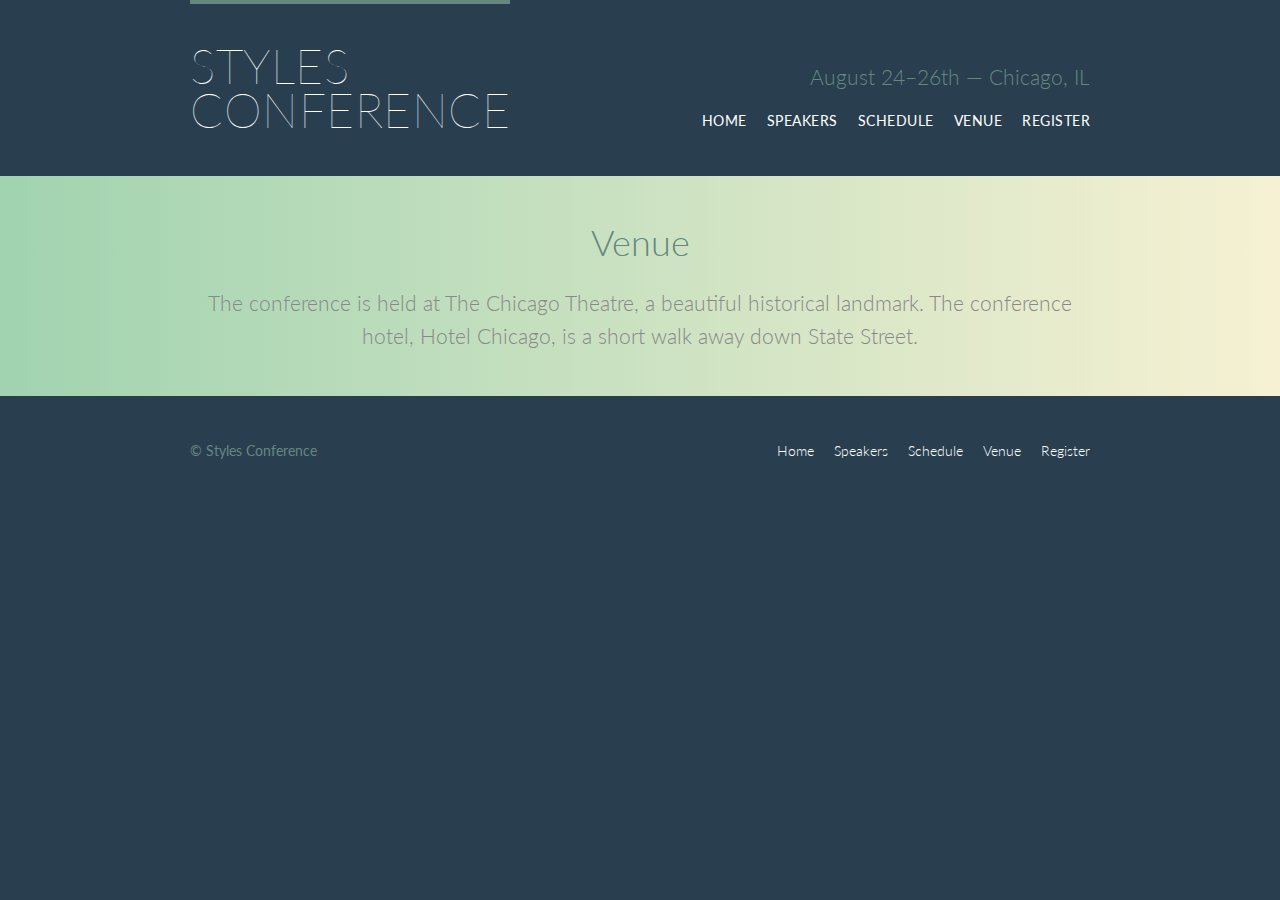
<file: styles-conference/venue.html>
<!DOCTYPE html>
<html lang="en">

  <head>
    <meta charset="utf-8">
    <title>Venue - Styles Conference</title>
    <link rel="stylesheet" href="assets/stylesheets/main.css">
    <link rel="preconnect" href="https://fonts.googleapis.com">
    <link rel="preconnect" href="https://fonts.gstatic.com" crossorigin>
    <link href="https://fonts.googleapis.com/css2?family=Lato:wght@100;300;400&display=swap" rel="stylesheet">
  </head>

  <body>

    <!-- Header -->

    <header class="primary-header container group">

      <h1 class="logo">
        <a href="index.html">Styles <br> Conference</a>
      </h1>

      <h3 class="tagline">August 24&ndash;26th &mdash; Chicago, IL</h3>

      <nav class="nav primary-nav">
        <ul>
          <li><a href="index.html">Home</a></li><!--
          --><li><a href="speakers.html">Speakers</a></li><!--
          --><li><a href="schedule.html">Schedule</a></li><!--
          --><li><a href="venue.html">Venue</a></li><!--
          --><li><a href="register.html">Register</a></li>
        </ul>
      </nav>

    </header>

    <!-- Lead -->

    <section class="row-alt">
      <div class="lead container">

        <h1>Venue</h1>

        <p>The conference is held at The Chicago Theatre, a beautiful historical landmark. The conference hotel, Hotel Chicago, is a short walk away down State Street.</p>

      </div>
    </section>

    <!-- Footer -->

    <footer class="primary-footer container group">

      <small>&copy; Styles Conference</small>

      <nav class="nav">
        <ul>
          <li><a href="index.html">Home</a></li><!--
          --><li><a href="speakers.html">Speakers</a></li><!--
          --><li><a href="schedule.html">Schedule</a></li><!--
          --><li><a href="venue.html">Venue</a></li><!--
          --><li><a href="register.html">Register</a></li>
        </ul>
      </nav>

    </footer>

  </body>
</html>
</file>
<file: styles-conference/assets/stylesheets/main.css>
/* http://meyerweb.com/eric/tools/css/reset/
   v2.0 | 20110126
   License: none (public domain)
*/

html, body, div, span, applet, object, iframe,
h1, h2, h3, h4, h5, h6, p, blockquote, pre,
a, abbr, acronym, address, big, cite, code,
del, dfn, em, img, ins, kbd, q, s, samp,
small, strike, strong, sub, sup, tt, var,
b, u, i, center,
dl, dt, dd, ol, ul, li,
fieldset, form, label, legend,
table, caption, tbody, tfoot, thead, tr, th, td,
article, aside, canvas, details, embed,
figure, figcaption, footer, header, hgroup,
menu, nav, output, ruby, section, summary,
time, mark, audio, video {
  margin: 0;
  padding: 0;
  border: 0;
  font-size: 100%;
  font: inherit;
  vertical-align: baseline;
}
/* HTML5 display-role reset for older browsers */
article, aside, details, figcaption, figure,
footer, header, hgroup, menu, nav, section {
  display: block;
}
body {
  line-height: 1;
}
ol, ul {
  list-style: none;
}
blockquote, q {
  quotes: none;
}
blockquote:before, blockquote:after,
q:before, q:after {
  content: '';
  content: none;
}
table {
  border-collapse: collapse;
  border-spacing: 0;
}

/*
  ========================================
  Custom styles
  ========================================
*/

body {
  background: #293f50;
  color: #888;
  font: 300 16px/22px "Lato", "Open Sans", "Helvetica Neue", Helvetica, Arial, sans-serif;
}

/*
  ========================================
  Grid
  ========================================
*/

*,
*:before,
*:after {
  -webkit-box-sizing: border-box;
     -moz-box-sizing: border-box;
          box-sizing: border-box;
}
.container,
.grid {
  margin: 0 auto;
  width: 960px;
}
.container {
  padding-left: 30px;
  padding-right: 30px;
}
.grid,
.col-1-3,
.col-2-3 {
  padding-left: 15px;
  padding-right: 15px;
}
.col-1-3,
.col-2-3  {
  display: inline-block;
  vertical-align: top;
}
.col-1-3 {
  width: 33.33%;
}
.col-2-3 {
  width: 66.66%;
}

/*
  ========================================
  Clearfix
  ========================================
*/

.group:before,
.group:after {
  content: "";
  display: table;
}
.group:after {
  clear: both;
}
.group {
  clear: both;
}

/*
  ========================================
  Rows
  ========================================
*/

.row,
.row-alt {
  min-width: 960px;
}
.row {
  background: #fff;
  padding: 66px 0 44px 0;
}
.row-alt {
  background: #cbe2c1;
  background: -webkit-linear-gradient(to right, #a1d3b0, #f6f1d3);
  background:    -moz-linear-gradient(to right, #a1d3b0, #f6f1d3);
  background:         linear-gradient(to right, #a1d3b0, #f6f1d3);
  padding: 44px 0 22px 0;
}

/*
  ========================================
  Typography
  ========================================
*/

h1, h2, h3, h4 {
  color: #648880;
}
h1, h3, h4, h5, p {
  margin-bottom: 22px;
}
h1 {
  font-size: 36px;
  line-height: 44px;
}
h2 {
  font-size: 24px;
  line-height: 44px;
}
h3 {
  font-size: 21px;
}
h4 {
  font-size: 18px;
}
h5 {
  color: #a9b2b9;
  font-size: 14px;
  font-weight: 400;
  text-transform: uppercase;
}
strong {
  font-weight: 400;
}
cite,
em {
  font-style: italic;
}

/*
  ========================================
  Leads
  ========================================
*/

.lead {
  text-align: center;
}
.lead p {
  font-size: 21px;
  line-height: 33px;
}

/*
  ========================================
  Links
  ========================================
*/

a {
  color: #648880;
  text-decoration: none;
}
a:hover {
  color: #a9b2b9;
}
p a {
  border-bottom: 1px solid #dfe2e5;
}
.primary-header a,
.primary-footer a {
  color: #fff;
}
.primary-header a:hover,
.primary-footer a:hover {
  color: #648880;
}

/*
  ========================================
  Buttons
  ========================================
*/

.btn {
  border-radius: 5px;
  color: #fff;
  cursor: pointer;
  display: inline-block;
  font-weight: 400;
  letter-spacing: .5px;
  margin: 0;
  text-transform: uppercase;
}
.btn-alt {
  border: 1px solid #fff;
  padding: 10px 30px;
}
.btn-alt:hover {
  background: #fff;
  color: #648880;
}

/*
  ========================================
  Primary header
  ========================================
*/

.logo {
  border-top: 4px solid #648880;
  float: left;
  font-size: 48px;
  font-weight: 100;
  letter-spacing: .5px;
  line-height: 44px;
  padding: 40px 0 22px 0;
  text-transform: uppercase;
}
.tagline {
  margin: 66px 0 22px 0;
  text-align: right;
}
.primary-nav {
  font-size: 14px;
  font-weight: 400;
  letter-spacing: .5px;
  text-transform: uppercase;
}

/*
  ========================================
  Primary footer
  ========================================
*/

.primary-footer {
  color: #648880;
  font-size: 14px;
  padding-bottom: 44px;
  padding-top: 44px;
}
.primary-footer small {
  float: left;
  font-weight: 400;
}

/*
  ========================================
  Navigation
  ========================================
*/

.nav {
  text-align: right;
}
.nav li {
  display: inline-block;
  margin: 0 10px;
  vertical-align: top;
}
.nav li:last-child {
  margin-right: 0;
}

/*
  ========================================
  Home
  ========================================
*/

.hero {
  color: #fff;
  line-height: 44px;
  padding: 22px 80px 66px 80px;
  text-align: center;
}
.hero h2 {
  font-size: 36px;
}
.hero p {
  font-size: 24px;
  font-weight: 100;
}
.teaser a:hover h3 {
  color: #a9b2b9;
}

/*
  ========================================
  Speakers
  ========================================
*/

.speaker {
  margin-bottom: 44px;
}
.speaker-info {
  border: 1px solid #dfe2e5;
  border-radius: 5px;
  margin-top: 88px;
  padding: 22px 0;
  text-align: center;
}
</file>
